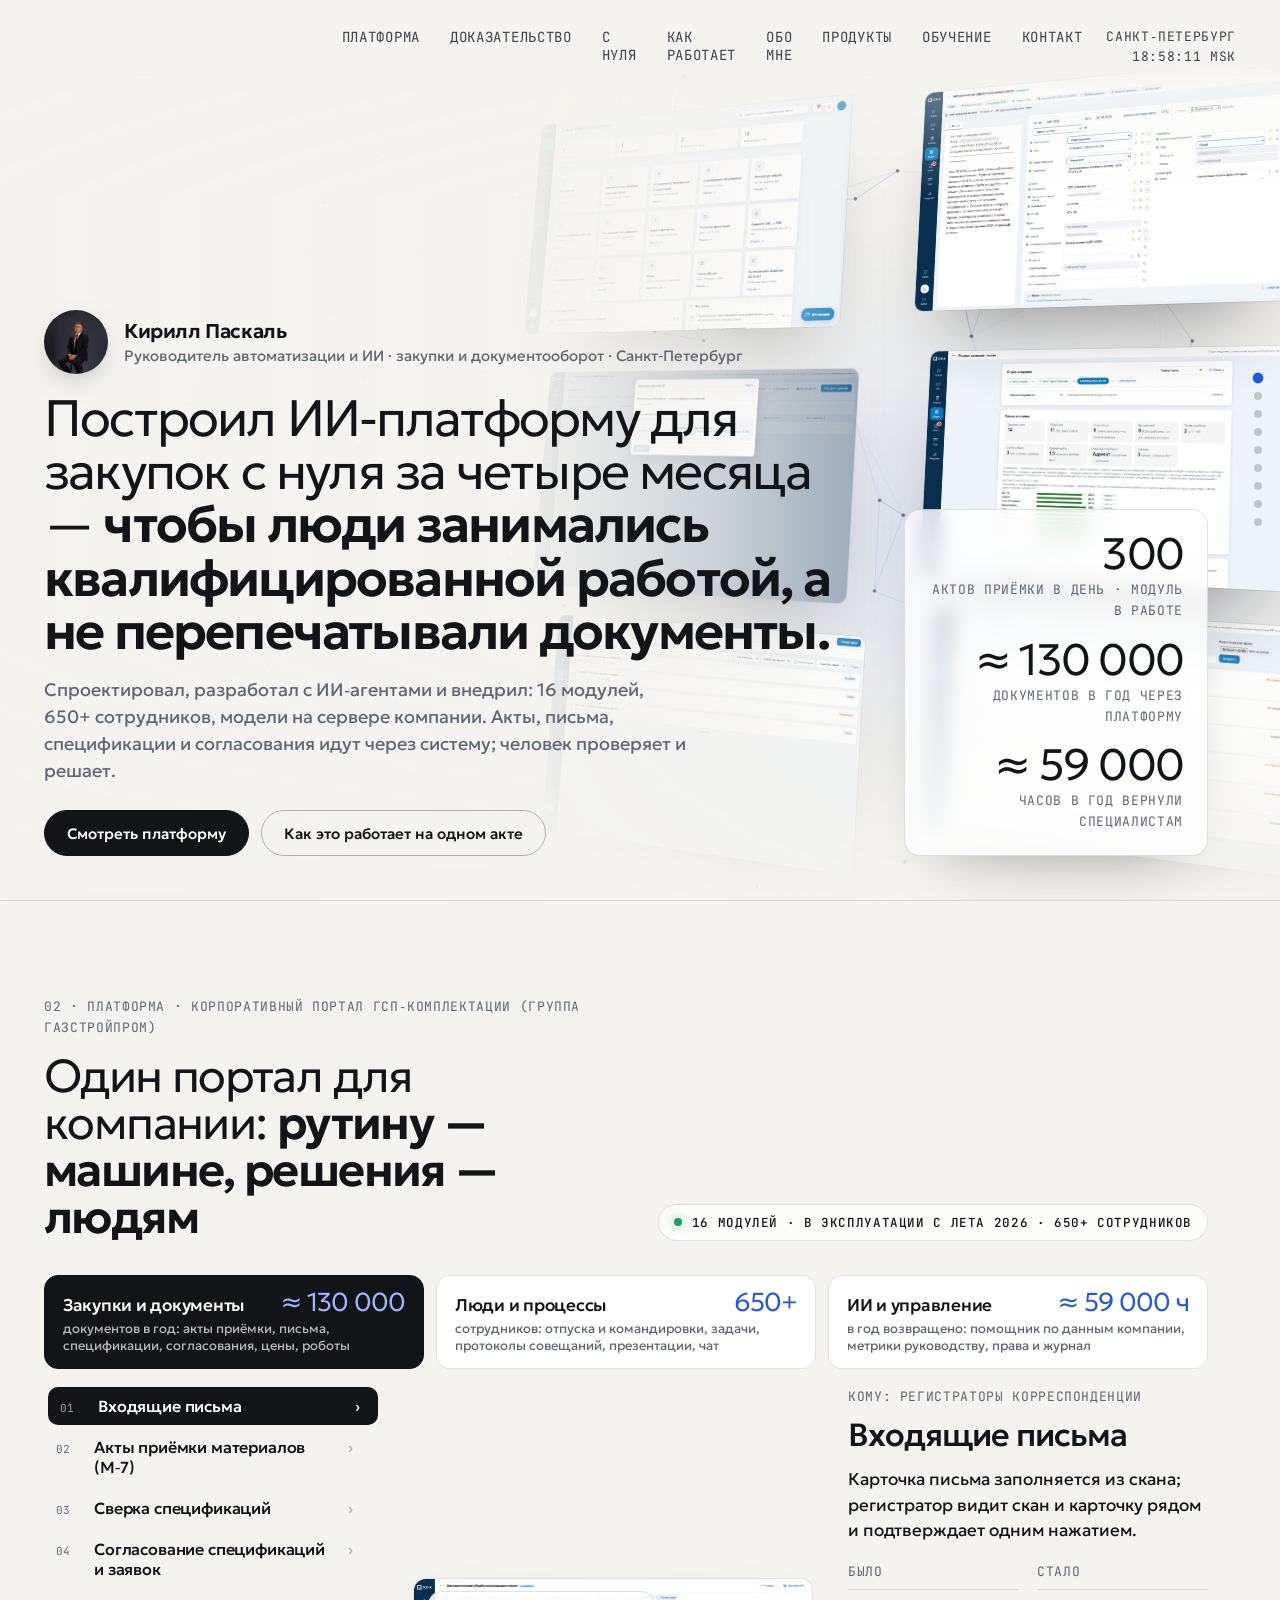
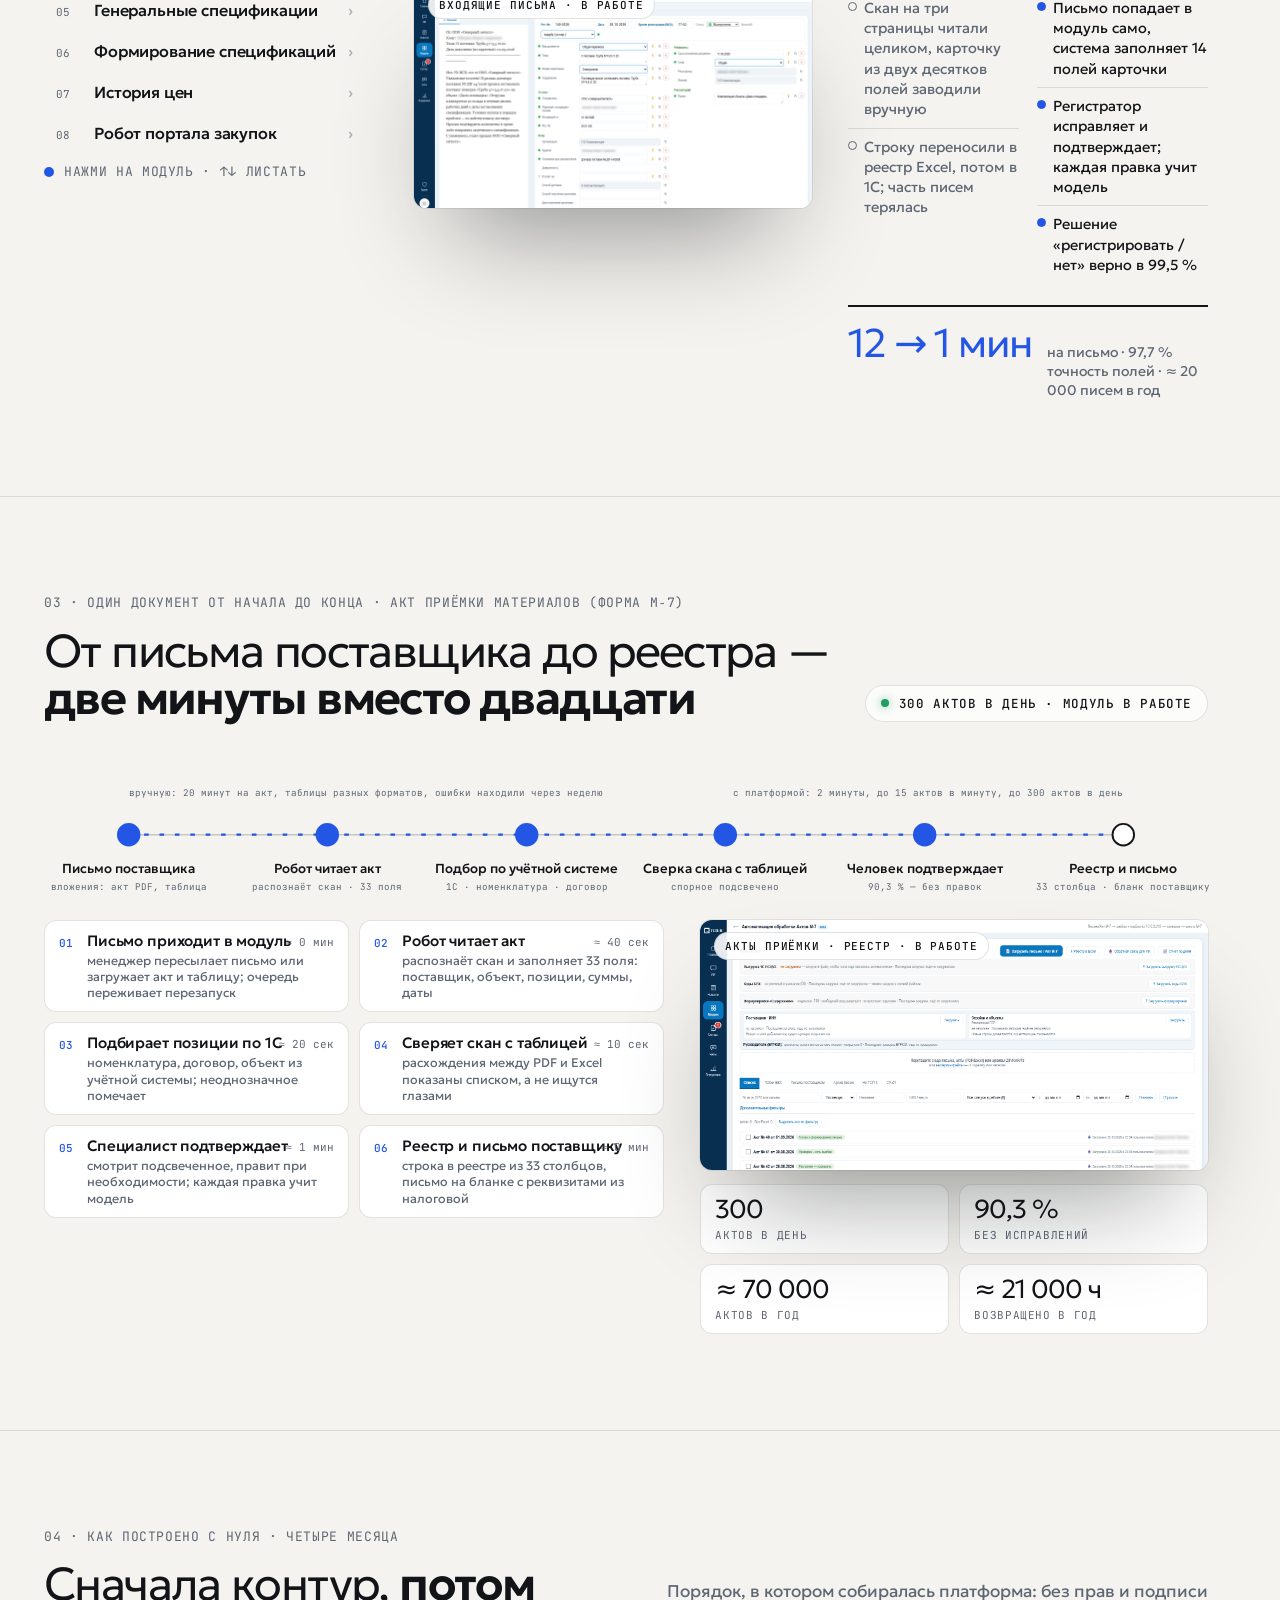
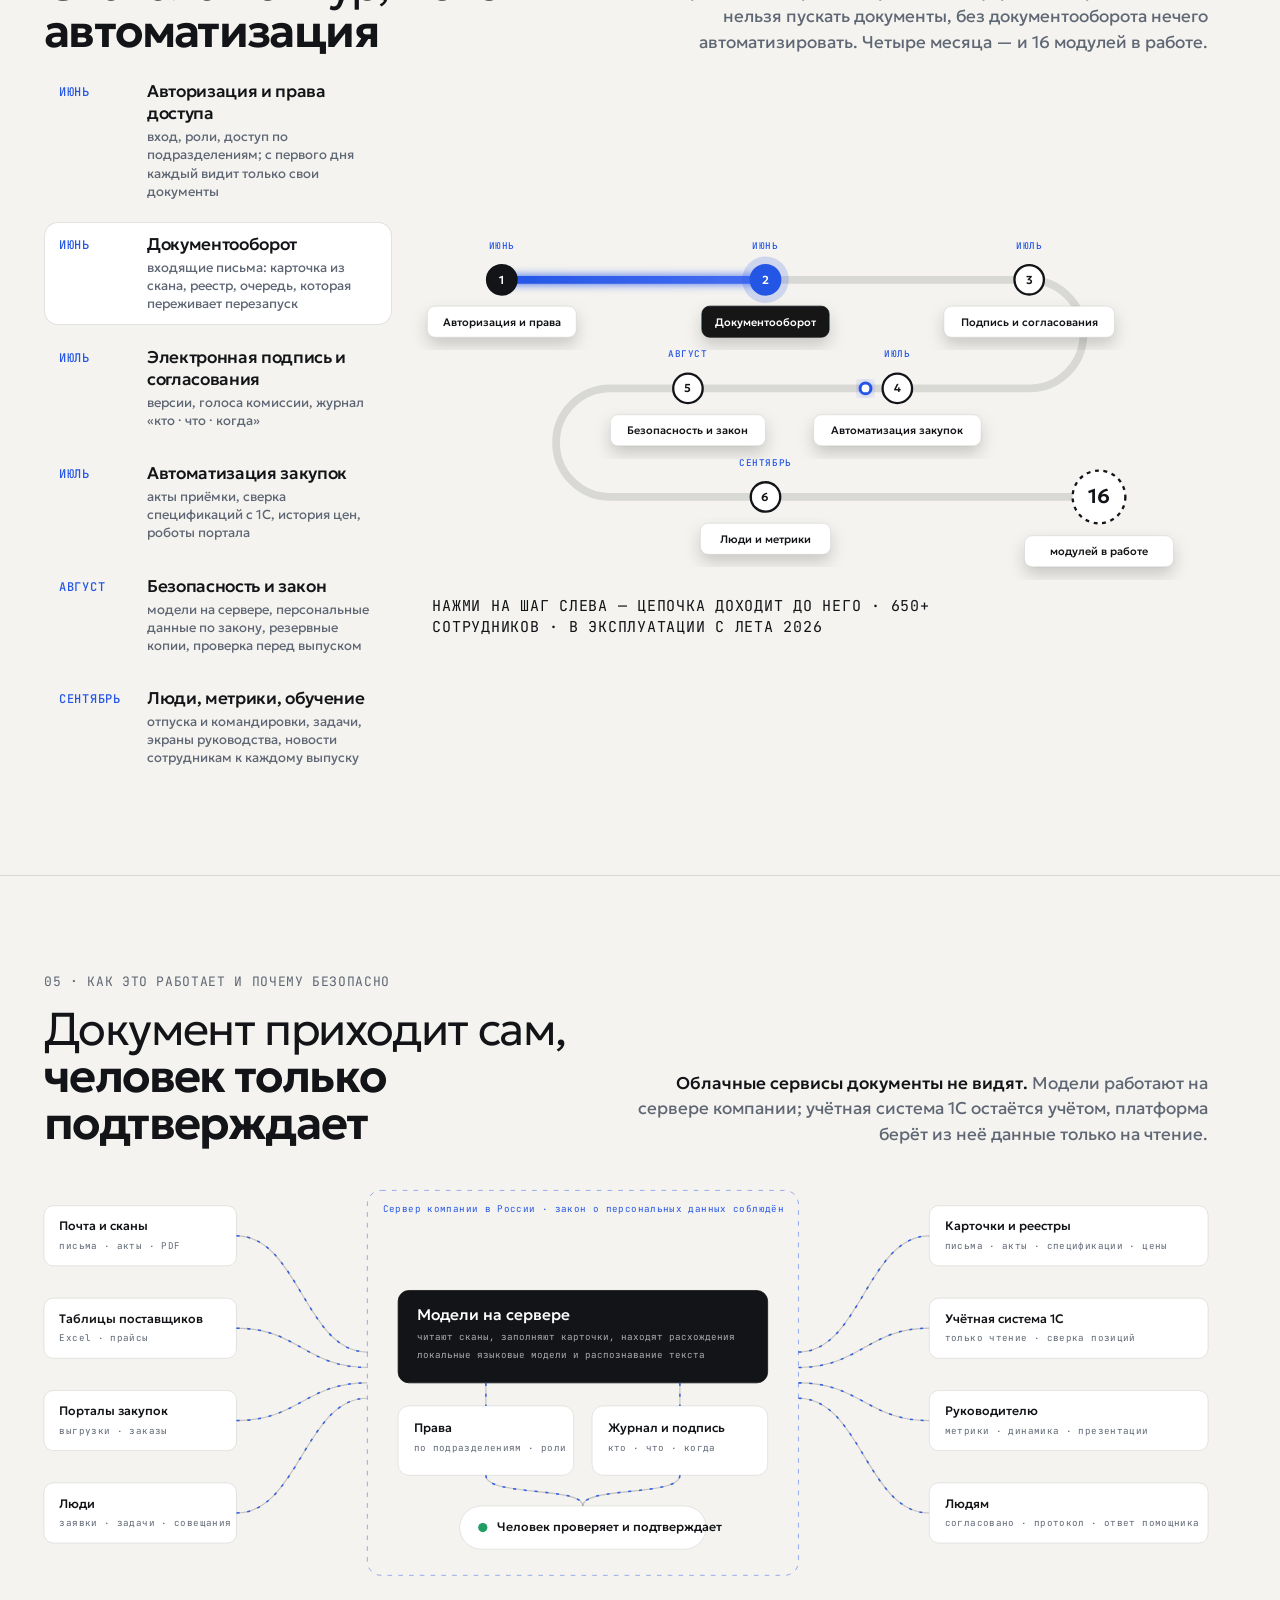
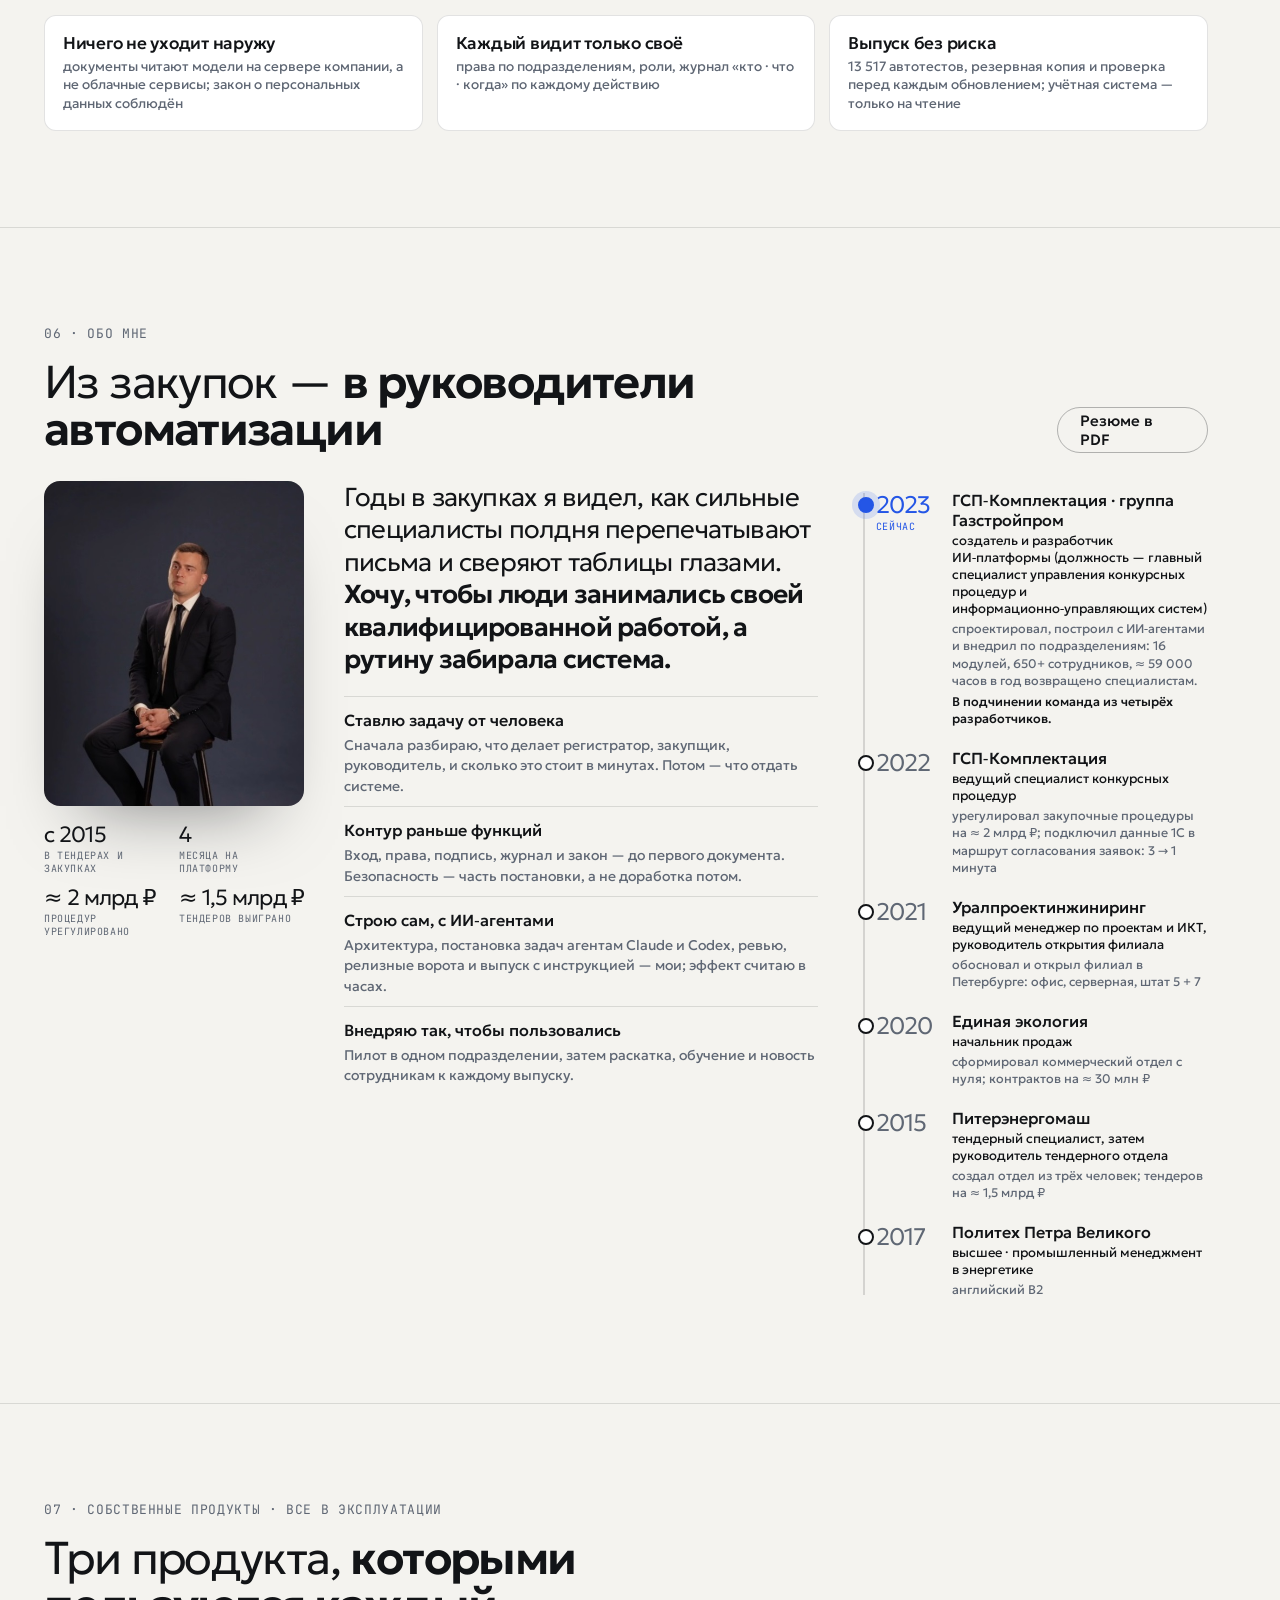
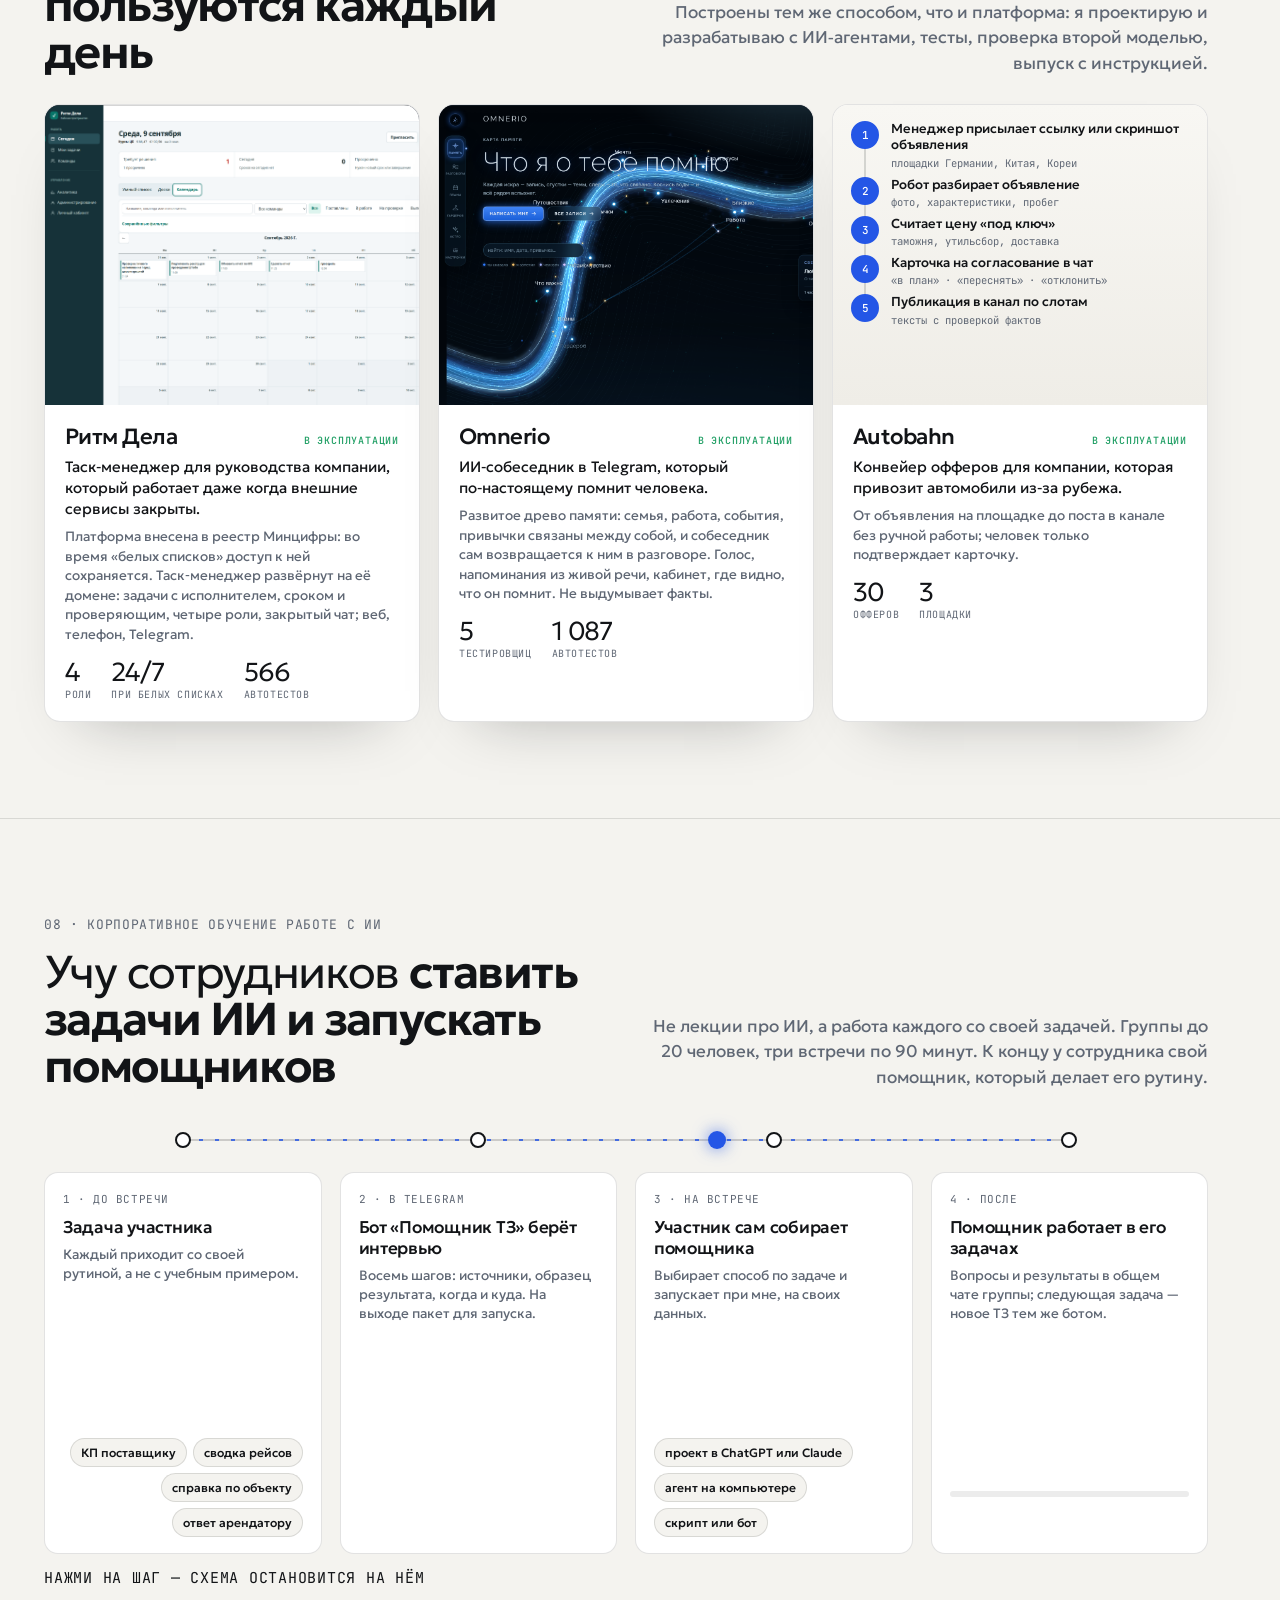
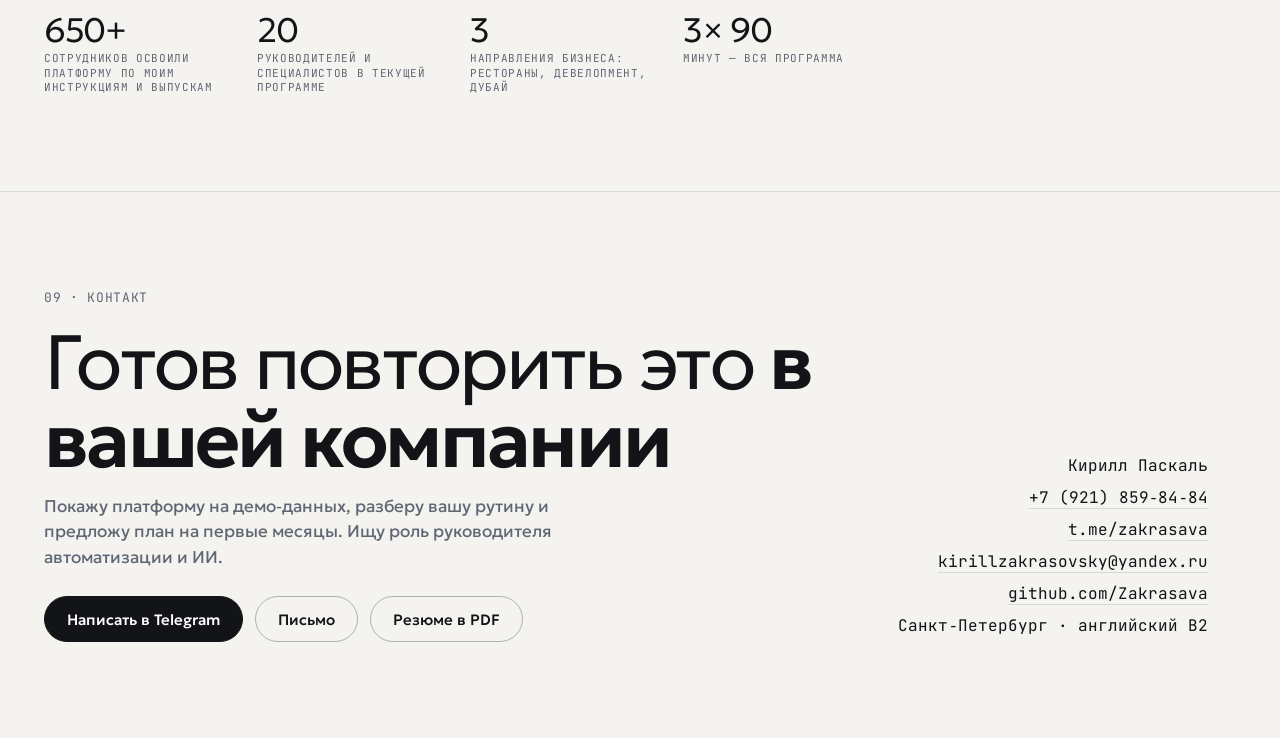
<file: index.html>
<!doctype html>
<html lang="ru" class="no-js">
<head>
<meta charset="utf-8">
<script>document.documentElement.className="js"</script>
<meta name="viewport" content="width=device-width, initial-scale=1">
<meta name="description" content="Люди должны заниматься квалифицированной работой, а не перепечатывать документы. Организовал создание корпоративной ИИ‑платформы закупок с нуля за четыре месяца: 16 модулей, 650+ сотрудников, модели на сервере компании.">
<meta property="og:title" content="Кирилл Паскаль — руководитель автоматизации и ИИ">
<meta property="og:description" content="Люди должны заниматься квалифицированной работой, а не перепечатывать документы. Организовал создание корпоративной ИИ‑платформы закупок с нуля за четыре месяца: 16 модулей, 650+ сотрудников, модели на сервере компании.">
<meta property="og:type" content="website">
<meta property="og:url" content="https://zakrasava.github.io/kirill-portfolio/">
<meta property="og:image" content="https://zakrasava.github.io/kirill-portfolio/uploads/og.png">
<link rel="icon" href="assets/favicon.svg" type="image/svg+xml">
<title>Кирилл Паскаль — руководитель автоматизации и ИИ</title>
<style>
/* v6 · восемь экранов: кто → платформа и модули → доказательство (акты) → как построено → как работает → обо мне → продукты и обучение → контакт */
@font-face{font-family:Geologica;src:url(assets/fonts/geologica-cyr.woff2) format("woff2");font-weight:300 800;unicode-range:U+0400-045F,U+0401,U+0451}
@font-face{font-family:Geologica;src:url(assets/fonts/geologica-lat.woff2) format("woff2");font-weight:300 800;unicode-range:U+0000-00FF,U+2000-206F,U+2190-2199,U+2212,U+2248}
@font-face{font-family:"JB Mono";src:url(assets/fonts/jbmono-cyr.woff2) format("woff2");font-weight:400 600;unicode-range:U+0400-045F,U+0401,U+0451}
@font-face{font-family:"JB Mono";src:url(assets/fonts/jbmono-lat.woff2) format("woff2");font-weight:400 600;unicode-range:U+0000-00FF,U+2000-206F,U+2190-2199,U+2212,U+2248}
:root{--bg:#F4F3EF;--panel:rgba(18,20,23,.035);--ink:#121417;--mute:#5F6774;--glow:#2456E6;--ok:#1E9E63;--line:rgba(18,20,23,.12);--h:Geologica,system-ui,sans-serif;--m:"JB Mono",ui-monospace,monospace}
*{box-sizing:border-box;margin:0;padding:0}
html{scroll-behavior:smooth}
html,body{background:var(--bg);color:var(--ink);font-family:var(--h);overflow-x:clip}
a{color:inherit;text-decoration:none}
button{font:inherit;color:inherit;background:none;border:0;cursor:pointer}
.mono{font:400 13px/1.6 var(--m);letter-spacing:.05em;text-transform:uppercase;color:var(--mute)}
.mono b{color:var(--ink);font-weight:500}
section.s{position:relative;padding:96px 72px 96px 44px;display:grid;grid-template-rows:auto auto;grid-template-columns:minmax(0,1fr);gap:28px;overflow:hidden;border-top:1px solid var(--line)}
.head{display:flex;justify-content:space-between;align-items:flex-end;gap:32px}
h2{font-weight:300;font-size:clamp(32px,3.6vw,54px);letter-spacing:-.035em;line-height:1.02}
h2 b{font-weight:600}
.lead{max-width:34em;font-size:17px;line-height:1.5;color:var(--mute);text-align:right;flex-shrink:0}
.live{display:inline-flex;align-items:center;gap:10px;padding:9px 15px;border-radius:999px;border:1px solid var(--line);font:500 12.5px var(--m);letter-spacing:.05em;text-transform:uppercase;color:var(--ink);background:rgba(255,255,255,.75);white-space:nowrap;flex-shrink:0}
.live::before{content:"";width:8px;height:8px;border-radius:50%;background:var(--ok);box-shadow:0 0 10px rgba(30,158,99,.6)}
.btn{display:inline-flex;align-items:center;gap:8px;height:46px;padding:0 22px;border-radius:999px;border:1px solid rgba(18,20,23,.3);color:var(--ink);font:500 15px var(--h);transition:background .25s,border-color .25s,transform .3s}
.btn:hover{background:rgba(18,20,23,.06);border-color:var(--ink);transform:translateY(-1px)}
.btn.solid{background:var(--ink);color:#fff;border-color:var(--ink)}
:focus-visible{outline:2px solid var(--glow);outline-offset:3px}
.js .r{opacity:0;transform:translateY(16px);transition:opacity .7s cubic-bezier(.2,.8,.2,1),transform .8s cubic-bezier(.2,.8,.2,1)}
.js .in .r{opacity:1;transform:none}
.js .in .r:nth-child(2){transition-delay:.08s}.js .in .r:nth-child(3){transition-delay:.16s}.js .in .r:nth-child(4){transition-delay:.24s}.js .in .r:nth-child(5){transition-delay:.32s}
.tip{position:relative;border-bottom:1px dotted var(--mute);cursor:help}
.tip::after{content:attr(data-tip);position:absolute;left:0;bottom:calc(100% + 8px);width:max-content;max-width:300px;padding:8px 10px;border-radius:8px;background:var(--ink);color:#fff;font:400 12px/1.4 var(--h);letter-spacing:0;text-transform:none;opacity:0;pointer-events:none;transition:opacity .2s;z-index:5}
.tip:hover::after,.tip:focus::after{opacity:1}

/* ── шапка ── */
.top{position:fixed;left:0;right:0;top:0;z-index:30;padding:18px 44px;display:flex;justify-content:space-between;align-items:center;gap:24px;background:linear-gradient(180deg,rgba(244,243,239,.97) 70%,rgba(244,243,239,0))}
.top .who{display:flex;align-items:center;gap:12px;font:500 15px var(--h);letter-spacing:-.01em}
.top .who img{width:34px;height:34px;border-radius:50%;object-fit:cover}
.top .who span{color:var(--mute);font-weight:400}
.top .who{transition:opacity .35s,transform .35s,visibility 0s}.top.home .who{opacity:0;transform:translateY(-6px);pointer-events:none;visibility:hidden;transition:opacity .35s,transform .35s,visibility 0s .35s}
.top nav{display:flex;gap:30px}
.top nav a{font:400 14px var(--m);letter-spacing:.05em;text-transform:uppercase;color:#3C4350;padding:4px 0;border-bottom:1.5px solid transparent;transition:color .2s,border-color .2s}
.top nav a:hover,.top nav a.cur{color:var(--ink);border-color:var(--glow)}
.top .right{font:400 13px/1.5 var(--m);letter-spacing:.05em;text-transform:uppercase;color:#3C4350;text-align:right}
.burger{display:none;width:44px;height:44px;border-radius:12px;border:1px solid var(--line);background:#fff;place-items:center}
.burger i{width:18px;height:2px;background:var(--ink);display:block;box-shadow:0 -6px 0 var(--ink),0 6px 0 var(--ink)}
.menu{position:fixed;inset:0;z-index:40;background:rgba(244,243,239,.98);display:none;flex-direction:column;justify-content:center;padding:40px 24px;gap:6px}
.menu.open{display:flex}
.menu a{font:500 28px/1.3 var(--h);letter-spacing:-.02em;padding:8px 0;border-bottom:1px solid var(--line)}
.menu .x{position:absolute;right:20px;top:20px;width:44px;height:44px;border-radius:12px;border:1px solid var(--line);display:grid;place-items:center;font-size:22px}
.dots{position:fixed;right:18px;top:50%;transform:translateY(-50%);z-index:30;display:grid;gap:10px}
.dots a{width:8px;height:8px;border-radius:50%;background:rgba(18,20,23,.2);display:block;position:relative;transition:background .25s,transform .25s}
.dots a.cur{background:var(--glow);transform:scale(1.35)}
.dots a span{position:absolute;right:18px;top:50%;transform:translateY(-50%);font:400 11px var(--m);letter-spacing:.06em;text-transform:uppercase;color:var(--mute);white-space:nowrap;opacity:0;transition:opacity .2s;pointer-events:none}
.dots a:hover span{opacity:1}

/* ── 1 титул ── */
.scene{position:relative;height:100vh;min-height:760px;overflow:hidden;perspective:1400px;perspective-origin:66% 45%}
canvas#net{position:absolute;inset:0;width:100%;height:100%;display:block}
.light{position:absolute;inset:0;background:radial-gradient(60% 50% at 70% 60%,rgba(36,86,230,.10),transparent 70%),radial-gradient(50% 40% at 15% 100%,rgba(242,194,123,.18),transparent 70%);pointer-events:none}
.wall{position:absolute;left:50%;top:50%;width:1400px;height:760px;transform-style:preserve-3d;transform:translate(-18%,-52%) rotateY(-24deg) rotateX(8deg);will-change:transform}
.card{position:absolute;width:420px;aspect-ratio:1600/1000;border-radius:10px;overflow:hidden;background:#fff;box-shadow:0 50px 90px -40px rgba(18,20,23,.45),0 0 0 1px rgba(18,20,23,.08)}
.card img{width:100%;height:100%;object-fit:cover;object-position:top;display:block}
.vig{position:absolute;inset:0;background:linear-gradient(90deg,rgba(244,243,239,.98) 0%,rgba(244,243,239,.96) 42%,rgba(244,243,239,.6) 56%,rgba(244,243,239,0) 70%),linear-gradient(180deg,rgba(244,243,239,.7),transparent 22%,transparent 70%,rgba(244,243,239,.95));pointer-events:none}
.ui{position:absolute;inset:0;padding:100px 72px 44px 44px;display:grid;grid-template-rows:1fr auto;pointer-events:none}
.ui a,.ui .meter,.ui .tip{pointer-events:auto}
.bottom{display:grid;grid-template-columns:minmax(0,820px) 1fr;align-items:end;gap:40px}
.who-big{display:flex;align-items:center;gap:16px;margin-bottom:18px}
.who-big img{width:64px;height:64px;border-radius:50%;object-fit:cover;box-shadow:0 10px 30px -14px rgba(18,20,23,.5)}
.who-big b{display:block;font-weight:600;font-size:20px;letter-spacing:-.02em}
.who-big span{display:block;font-size:15px;color:var(--mute);margin-top:2px}
h1{font-weight:300;font-size:clamp(34px,4vw,60px);line-height:1.04;letter-spacing:-.035em}
h1 b{font-weight:600}
.sub{margin-top:18px;font-size:18px;line-height:1.5;color:var(--mute);max-width:36em}
.cta{display:flex;gap:12px;margin-top:26px;flex-wrap:wrap}
.meter{justify-self:end;align-self:end;display:grid;gap:16px;text-align:right;padding:22px 24px;border-radius:16px;background:rgba(255,255,255,.8);backdrop-filter:blur(10px);border:1px solid var(--line);box-shadow:0 30px 60px -40px rgba(18,20,23,.4)}
.meter div b{display:block;font:300 44px/1 var(--h);letter-spacing:-.04em;color:var(--ink)}
.meter div span{display:block;margin-top:4px}

/* ── 2 платформа: вкладки групп + обозреватель ── */
.tabs{display:flex;gap:12px;flex-wrap:wrap;margin-top:6px}
.tab{display:grid;grid-template-columns:1fr auto;gap:4px 18px;align-items:baseline;padding:13px 18px;border-radius:14px;border:1px solid var(--line);background:#fff;text-align:left;transition:background .25s,border-color .25s,transform .3s;min-width:300px;flex:1}
.tab:hover{transform:translateY(-2px);border-color:var(--glow)}
.tab.cur{background:var(--ink);color:#fff;border-color:var(--ink)}
.tab b{font-weight:500;font-size:17px;letter-spacing:-.015em}
.tab em{font-style:normal;font:300 26px/1 var(--h);letter-spacing:-.04em;color:var(--glow)}.tab.cur em{color:#9DB4FF}
.tab span{grid-column:1/-1;font-size:13px;color:var(--mute);line-height:1.35}.tab.cur span{color:rgba(255,255,255,.7)}
.mb{display:grid;grid-template-columns:330px minmax(0,1fr);gap:40px;align-items:start;margin-top:18px}
.mlist{list-style:none;display:grid;gap:3px}
.mlist li{display:grid;grid-template-columns:28px 1fr 14px;gap:10px;align-items:baseline;padding:9px 12px;border-radius:10px;cursor:pointer;transition:background .2s,transform .3s}
.mlist li:hover{background:var(--panel)}
.mlist li.cur{background:var(--ink);color:#fff;transform:translateX(4px)}
.mlist li i{font:400 11px var(--m);color:var(--mute)}.mlist li.cur i{color:rgba(255,255,255,.6)}
.mlist li b{font-weight:500;font-size:16px;letter-spacing:-.01em}
.mlist li::after{content:'›';font:400 16px/1 var(--h);color:var(--mute);opacity:.5;transition:transform .25s,opacity .25s}
.mlist li:hover::after,.mlist li.cur::after{opacity:1;transform:translateX(3px)}.mlist li.cur::after{color:#fff}
.mhint{margin-top:10px;display:flex;align-items:center;gap:10px}
.hand{width:10px;height:10px;border-radius:50%;background:var(--glow);animation:ping 1.8s ease-out infinite}
@keyframes ping{0%{box-shadow:0 0 0 0 rgba(36,86,230,.5)}70%{box-shadow:0 0 0 10px rgba(36,86,230,0)}100%{box-shadow:0 0 0 0 rgba(36,86,230,0)}}
.mdet{display:grid;grid-template-columns:minmax(0,1.05fr) minmax(0,.95fr);gap:36px;align-items:center}
.mshot{position:relative;border-radius:12px;overflow:hidden;box-shadow:0 60px 110px -40px rgba(18,20,23,.45),0 0 0 1px rgba(18,20,23,.08);background:#fff}
.mshot img{display:block;width:100%;aspect-ratio:16/9.2;object-fit:cover;object-position:top;transition:opacity .35s}
.mshot img.sw{opacity:0}
.tag{position:absolute;left:14px;top:12px;display:flex;gap:8px;align-items:center;font:500 11px var(--m);letter-spacing:.08em;text-transform:uppercase;color:var(--ink);background:rgba(255,255,255,.9);padding:6px 10px;border-radius:999px;border:1px solid var(--line)}
.mtx h3{font-weight:500;font-size:32px;letter-spacing:-.03em;margin:8px 0 12px}
.mtx p{font-size:17px;line-height:1.5}
.ws{display:grid;grid-template-columns:1fr 1fr;gap:18px;margin-top:18px}
.ws ul{list-style:none;margin-top:6px}
.ws li{position:relative;padding:8px 0 8px 16px;border-top:1px solid var(--line);font-size:14.5px;line-height:1.4;color:var(--mute)}
.ws li::before{content:"";position:absolute;left:0;top:12px;width:7px;height:7px;border-radius:50%;border:1.5px solid var(--mute)}
.ws div:last-child li{color:var(--ink)}.ws div:last-child li::before{background:var(--glow);border-color:var(--glow)}
.mres{margin-top:22px;padding-top:16px;border-top:2px solid var(--ink);display:grid;grid-template-columns:auto 1fr;gap:16px;align-items:baseline}
.mres b{font:300 40px/1 var(--h);letter-spacing:-.04em;color:var(--glow);white-space:nowrap}
.mres span{font-size:14px;line-height:1.35;color:var(--mute)}

/* ── 3 маршрут акта ── */
.m7grid{display:grid;grid-template-columns:minmax(0,1.1fr) minmax(0,.9fr);grid-template-rows:auto 1fr;gap:12px 36px;align-items:start}
.m7grid .shot img{max-height:250px;object-fit:cover;object-position:top}
.m7grid .route{grid-column:1/-1;position:relative}
.route svg{width:100%;max-width:100%;height:auto;overflow:visible;display:block}
.rt{fill:none;stroke:rgba(18,20,23,.2);stroke-width:2}
.rt.go{stroke:var(--glow);stroke-width:3;stroke-dasharray:6 14;animation:flow 1s linear infinite}
@keyframes flow{to{stroke-dashoffset:-20}}
.node{fill:#fff;stroke:var(--ink);stroke-width:2.5;transition:fill .3s,stroke .3s}
.node.lit{fill:var(--glow);stroke:var(--glow)}
.rlab{font:500 17px var(--h);fill:var(--ink)}.rsub{font:400 12px var(--m);fill:var(--mute)}
.m7steps{display:grid;grid-template-columns:1fr 1fr;gap:10px}
.m7s{position:relative;padding:10px 14px 10px 42px;border-radius:12px;background:#fff;border:1px solid var(--line);transition:transform .3s,border-color .3s}
.m7s{cursor:pointer}.m7s:hover{transform:translateY(-3px);border-color:var(--glow)}
.m7s.cur{background:var(--ink);border-color:var(--ink);color:#fff}.m7s.cur span{color:rgba(255,255,255,.7)}.m7s.cur i,.m7s.cur em{color:#9DB4FF}
.m7s i{position:absolute;left:14px;top:15px;font:500 11px var(--m);color:var(--glow);font-style:normal}
.m7s b{display:block;font-weight:500;font-size:15px;letter-spacing:-.01em}
.m7s span{display:block;font-size:12.5px;line-height:1.3;color:var(--mute);margin-top:3px}
.m7s em{position:absolute;right:14px;top:14px;font:400 11px var(--m);font-style:normal;color:var(--mute)}
.shot{position:relative;border-radius:12px;overflow:hidden;box-shadow:0 60px 110px -40px rgba(18,20,23,.45),0 0 0 1px rgba(18,20,23,.08);background:#fff}
.shot img{display:block;width:100%}
.kpis{display:flex;gap:10px;flex-wrap:wrap;margin-top:14px}
.kpi{padding:11px 14px;border-radius:12px;background:#fff;border:1px solid var(--line);flex:1 1 40%}
.kpi b{display:block;font:300 26px/1 var(--h);letter-spacing:-.04em}
.kpi span{display:block;margin-top:6px;font:400 11px var(--m);letter-spacing:.06em;text-transform:uppercase;color:var(--mute)}
.js .m7s{opacity:0;transform:translateY(10px);transition:opacity .5s,transform .6s cubic-bezier(.2,.8,.2,1)}.js .in .m7s{opacity:1;transform:none}
.js .in .m7s:nth-child(2){transition-delay:.1s}.js .in .m7s:nth-child(3){transition-delay:.2s}.js .in .m7s:nth-child(4){transition-delay:.3s}.js .in .m7s:nth-child(5){transition-delay:.4s}.js .in .m7s:nth-child(6){transition-delay:.5s}

/* ── 4 как построено: один экран оживает ── */
.alive-wrap{display:grid;grid-template-columns:minmax(0,.72fr) minmax(0,1.28fr);gap:40px;align-items:center}
.alive-col{max-width:calc((100vh - 390px) * 16 / 9);margin-left:auto;width:100%}
.acts{display:grid;gap:10px}
.act{display:grid;grid-template-columns:72px 1fr;gap:16px;padding:14px 16px;border-radius:14px;border:1px solid transparent;cursor:pointer;transition:background .25s,border-color .25s;text-align:left}
.act:hover,.act.cur{background:#fff;border-color:var(--line)}
.act .m{font:500 12px var(--m);letter-spacing:.06em;text-transform:uppercase;color:var(--glow);padding-top:6px}
.act b{display:block;font-weight:500;font-size:20px;letter-spacing:-.02em}
.act p{font-size:14px;color:var(--mute);line-height:1.4;margin-top:4px}
.alive{position:relative;border-radius:14px;overflow:hidden;background:#fff;border:1px solid var(--line);box-shadow:0 50px 90px -40px rgba(18,20,23,.45);aspect-ratio:16/9}
.alive>img{position:absolute;inset:0;width:100%;height:100%;object-fit:cover;object-position:top;transition:filter 1s cubic-bezier(.2,.8,.2,1),transform 1s cubic-bezier(.2,.8,.2,1)}
.alive.s0>img{filter:blur(10px) grayscale(1) brightness(.85);transform:scale(1.04)}
.lock{position:absolute;inset:0;display:grid;place-items:center;transition:opacity .5s}
.lock>div{background:#fff;border-radius:16px;padding:26px 30px;box-shadow:0 30px 60px -30px rgba(18,20,23,.5);text-align:center;transform:scale(1);transition:transform .45s cubic-bezier(.2,.8,.2,1),opacity .4s}
.lock svg{width:44px;height:44px;stroke:var(--ink);stroke-width:2;fill:none;margin-bottom:10px}
.lock b{display:block;font-weight:600;font-size:18px}.lock span{display:block;font-size:13px;color:var(--mute);margin-top:4px}
.alive:not(.s0) .lock{opacity:0;pointer-events:none}.alive:not(.s0) .lock>div{transform:scale(.6);opacity:0}
.badge{position:absolute;left:14px;top:12px;display:flex;gap:8px;align-items:center;font:500 12px var(--m);letter-spacing:.06em;text-transform:uppercase;background:rgba(255,255,255,.92);border:1px solid var(--line);border-radius:999px;padding:7px 12px}
.badge::before{content:"";width:8px;height:8px;border-radius:50%;background:var(--ok)}
.docs{position:absolute;left:0;right:0;top:0;bottom:0;pointer-events:none}
.doc{position:absolute;left:-180px;top:40%;width:150px;padding:10px 12px;border-radius:10px;background:#fff;border:1px solid var(--line);box-shadow:0 20px 40px -24px rgba(18,20,23,.5);font-size:11.5px;line-height:1.3;transform:translateX(0);opacity:0}
.doc b{display:block;font-weight:600;font-size:12px}.doc i{display:block;width:60%;height:6px;background:#E3E5EA;border-radius:3px;margin-top:6px}
.doc.fly{animation:fly 1.6s cubic-bezier(.2,.8,.2,1) forwards}
@keyframes fly{0%{opacity:0;transform:translateX(0) scale(.9)}20%{opacity:1}100%{opacity:0;transform:translateX(var(--dx,900px)) translateY(var(--dy,120px)) scale(.6)}}
.sign{position:absolute;right:6%;top:18%;width:260px;padding:14px 16px;border-radius:12px;background:#fff;border:1px solid var(--line);box-shadow:0 30px 60px -30px rgba(18,20,23,.5);opacity:0;transform:translateY(10px);transition:opacity .5s,transform .6s cubic-bezier(.2,.8,.2,1)}
.alive.s1 .sign,.alive.s2 .sign{opacity:1;transform:none}
.sign b{display:block;font-weight:600;font-size:13px}.sign small{display:block;font:400 11px var(--m);color:var(--mute);margin-top:2px}
.sign svg{width:100%;height:54px;margin-top:8px}
.sign path{fill:none;stroke:var(--ink);stroke-width:2.2;stroke-linecap:round;stroke-dasharray:420;stroke-dashoffset:420}
.alive.s1 .sign path,.alive.s2 .sign path{animation:ink 1.3s cubic-bezier(.2,.8,.2,1) .4s forwards}
@keyframes ink{to{stroke-dashoffset:0}}
.stamp{position:absolute;right:14px;bottom:12px;padding:6px 10px;border:2px solid var(--ok);color:var(--ok);border-radius:8px;font:600 11px var(--m);letter-spacing:.08em;text-transform:uppercase;transform:rotate(-8deg) scale(1.6);opacity:0;transition:transform .35s cubic-bezier(.2,.8,.2,1) 1.7s,opacity .3s 1.7s}
.alive.s1 .stamp,.alive.s2 .stamp{opacity:1;transform:rotate(-8deg) scale(1)}
.counts{position:absolute;right:14px;bottom:14px;display:grid;gap:8px;text-align:right;background:rgba(255,255,255,.92);border:1px solid var(--line);border-radius:14px;padding:14px 16px;opacity:0;transform:translateY(10px);transition:opacity .5s,transform .6s}
.alive.s2 .counts{opacity:1;transform:none}
.counts b{display:block;font:300 30px/1 var(--h);letter-spacing:-.04em}.counts span{display:block;font:400 10.5px var(--m);letter-spacing:.06em;text-transform:uppercase;color:var(--mute);margin-top:2px}
.alive-foot{display:flex;justify-content:space-between;align-items:center;gap:16px;margin-top:14px}
.alive-cap{font-size:15px;line-height:1.4;color:var(--ink);min-height:1.5em;max-width:40em}


/* ── 4 цепочка ── */
.alive-wrap{grid-template-columns:minmax(0,.62fr) minmax(0,1.38fr)}
.act{padding:10px 14px}.act b{font-size:17px}.act p{font-size:13px}.act .m{padding-top:4px}
.chainbox{position:relative}
.chain{width:100%;height:auto;display:block;overflow:visible}
.track{fill:none;stroke:rgba(18,20,23,.12);stroke-width:10;stroke-linecap:round}
.glow{fill:none;stroke:url(#cg);stroke-width:10;stroke-linecap:round;filter:url(#soft);transition:stroke-dashoffset 1s cubic-bezier(.2,.8,.2,1)}
.tok{fill:#fff;stroke:var(--glow);stroke-width:4;filter:url(#soft)}
.cn .c{fill:#fff;stroke:var(--ink);stroke-width:3;transition:fill .35s,stroke .35s}
.cn .halo{fill:var(--glow);opacity:0;transition:opacity .4s}
.cn .n{font:600 15px var(--h);fill:var(--ink);transition:fill .35s}
.cn .cm{font:500 12px var(--m);fill:var(--glow);letter-spacing:.06em;text-transform:uppercase}
.cn .lab{fill:#fff;stroke:var(--line);filter:url(#shadow);transition:fill .35s,stroke .35s}
.cn .lt{font:500 14px var(--h);fill:var(--ink);transition:fill .35s}
.cn.done .c{fill:var(--ink)}.cn.done .n{fill:#fff}
.cn.cur .c{fill:var(--glow);stroke:var(--glow)}.cn.cur .n{fill:#fff}.cn.cur .halo{opacity:.18;animation:halo 1.8s ease-out infinite}
.cn.cur .lab{fill:var(--ink);stroke:var(--ink)}.cn.cur .lt{fill:#fff}
.cn.fin .c{stroke-dasharray:5 6}.cn.fin .n{font-size:26px}
.cn.fin.cur .c{stroke-dasharray:none}
@keyframes halo{0%{transform:scale(.7);opacity:.3}100%{transform:scale(1.4);opacity:0}}
.cn .halo{transform-box:fill-box;transform-origin:center}
.js .cn{opacity:0;transition:opacity .5s}.js .in .cn{opacity:1}
.js .in .cn:nth-child(2){transition-delay:.15s}.js .in .cn:nth-child(3){transition-delay:.3s}.js .in .cn:nth-child(4){transition-delay:.45s}.js .in .cn:nth-child(5){transition-delay:.6s}.js .in .cn:nth-child(6){transition-delay:.75s}.js .in .cn:nth-child(7){transition-delay:.9s}

/* ── 5 как работает ── */
svg.sch{width:100%;max-width:100%;max-height:calc(100vh - 420px);height:auto;display:block;overflow:visible;margin:0 auto}
.box{fill:#fff;stroke:var(--line);stroke-width:1}.box.core{fill:#121417;stroke:#121417}
.t{font:500 16px var(--h);fill:var(--ink)}.t.s{font:400 12px var(--m);fill:var(--mute);letter-spacing:.04em}.t.w{fill:#fff}.t.ws{fill:rgba(255,255,255,.65);font:400 12px var(--m)}
.ln{fill:none;stroke:rgba(18,20,23,.22);stroke-width:1.5}
.ln.go{stroke:var(--glow);stroke-opacity:.9;stroke-width:2;stroke-dasharray:4 10;animation:flow 1.2s linear infinite}
.dot.ok{fill:var(--ok)}.pill{fill:#fff;stroke:var(--line)}
.safe{display:grid;grid-template-columns:repeat(3,minmax(0,1fr));gap:14px;margin-top:8px}
.safe div{padding:16px 18px;border-radius:12px;background:#fff;border:1px solid var(--line)}
.safe b{display:block;font-weight:500;font-size:17px;letter-spacing:-.015em}.safe span{display:block;font-size:13.5px;color:var(--mute);line-height:1.4;margin-top:4px}
.how-m{display:none}

/* ── 6 обо мне ── */
.about2{display:grid;grid-template-columns:260px minmax(0,1.15fr) minmax(0,.85fr);gap:40px;align-items:start}
.photo{width:100%;aspect-ratio:4/5;object-fit:cover;border-radius:16px;box-shadow:0 40px 70px -40px rgba(18,20,23,.5)}
.a-facts{display:grid;grid-template-columns:1fr 1fr;gap:12px 10px;margin-top:14px}
.a-facts b{display:block;font:300 22px/1 var(--h);letter-spacing:-.04em;white-space:nowrap}.a-facts span{display:block;margin-top:3px;font:400 10px var(--m);letter-spacing:.06em;text-transform:uppercase;color:var(--mute)}
.big{font-weight:300;font-size:26px;line-height:1.25;letter-spacing:-.03em}
.big b{font-weight:600}
.princ{list-style:none;display:grid;gap:10px;margin-top:20px}
.princ li{padding:12px 0 0;border-top:1px solid var(--line);font-size:14px;line-height:1.45;color:var(--mute)}
.princ li b{display:block;font-weight:500;font-size:16px;color:var(--ink);margin-bottom:3px}
.path{list-style:none;position:relative;display:grid;gap:2px;padding-left:18px}
.path::before{content:"";position:absolute;left:5px;top:12px;bottom:12px;width:2px;background:rgba(18,20,23,.14)}
.path li{position:relative;display:grid;grid-template-columns:64px 1fr;gap:12px;padding:9px 0}
.path li::before{content:"";position:absolute;left:-18px;top:16px;width:12px;height:12px;border-radius:50%;background:#fff;border:2px solid var(--ink)}
.path li.now::before{background:var(--glow);border-color:var(--glow);box-shadow:0 0 0 6px rgba(36,86,230,.15)}
.path .y{font:300 24px/1 var(--h);letter-spacing:-.04em;color:var(--mute)}.path .y small{display:block;font:400 10px var(--m);letter-spacing:.06em;text-transform:uppercase;margin-top:3px}.path li.now .y{color:var(--glow)}
.path b{display:block;font-weight:500;font-size:16px}.path em{display:block;font-style:normal;font-size:13px;color:var(--ink);margin-top:2px}.path span{display:block;font-size:12.5px;color:var(--mute);line-height:1.4;margin-top:3px}
.js .path li{opacity:0;transform:translateY(10px);transition:opacity .5s,transform .6s cubic-bezier(.2,.8,.2,1)}.js .in .path li{opacity:1;transform:none}
.js .in .path li:nth-child(2){transition-delay:.12s}.js .in .path li:nth-child(3){transition-delay:.24s}.js .in .path li:nth-child(4){transition-delay:.36s}.js .in .path li:nth-child(5){transition-delay:.48s}.js .in .path li:nth-child(6){transition-delay:.6s}

/* ── 7 продукты и обучение ── */
.seg{display:inline-flex;gap:4px;padding:4px;border-radius:12px;background:#fff;border:1px solid var(--line)}
.seg button{padding:10px 18px;border-radius:9px;font:500 15px var(--h);color:var(--mute);transition:background .2s,color .2s}
.seg button.cur{background:var(--ink);color:#fff}
.pane{display:none}.pane.cur{display:block}
.prods{display:grid;grid-template-columns:repeat(3,minmax(0,1fr));gap:18px}
.prod{position:relative;border-radius:16px;background:#fff;border:1px solid var(--line);overflow:hidden;box-shadow:0 30px 60px -40px rgba(18,20,23,.35);display:grid;grid-template-rows:auto 1fr;transition:transform .5s cubic-bezier(.2,.8,.2,1),box-shadow .5s}
.prod:hover{transform:translateY(-6px);box-shadow:0 50px 80px -40px rgba(18,20,23,.45)}
.prod .pic{height:300px;overflow:hidden;background:#0B1220}
.prod .pic img{width:100%;height:100%;object-fit:cover;object-position:top left;display:block}
.prod .pic.achain{background:linear-gradient(180deg,#F8F7F3,#EFEDE7);padding:16px 18px}
.ach{list-style:none;position:relative;display:grid;gap:7px}
.ach::before{content:"";position:absolute;left:13px;top:14px;bottom:14px;width:2px;background:rgba(18,20,23,.15)}
.ach li{display:grid;grid-template-columns:28px 1fr;gap:12px;align-items:start}
.ach li i{width:28px;height:28px;border-radius:50%;background:#fff;border:2px solid var(--ink);display:grid;place-items:center;font:500 11px var(--m);font-style:normal;position:relative;z-index:1;transition:background .3s,color .3s,border-color .3s}
.ach li b{display:block;font-weight:500;font-size:13px;line-height:1.25}.ach li span{display:block;font:400 10.5px var(--m);color:var(--mute);margin-top:2px}
.ach li.lit i{background:var(--glow);border-color:var(--glow);color:#fff}
.prod .tx{padding:18px 20px 20px}
.prod h3{font-weight:500;font-size:22px;letter-spacing:-.025em;display:flex;justify-content:space-between;align-items:baseline}
.prod h3 span{font:500 10px var(--m);letter-spacing:.08em;text-transform:uppercase;color:var(--ok)}
.prod .one{margin-top:6px;font-size:15px;line-height:1.4;color:var(--ink)}
.prod p{margin-top:8px;font-size:13.5px;line-height:1.45;color:var(--mute)}
.prod .nums{display:flex;gap:20px;margin-top:14px}
.prod .nums b{display:block;font:300 26px/1 var(--h);letter-spacing:-.04em}.prod .nums span{display:block;margin-top:3px;font:400 10px var(--m);letter-spacing:.06em;text-transform:uppercase;color:var(--mute)}
.train{display:grid;grid-template-columns:minmax(0,.9fr) minmax(0,1.1fr);gap:48px;align-items:center}
.feat{list-style:none;border-top:1px solid var(--line);margin-top:18px}
.feat li{display:grid;grid-template-columns:130px 1fr;gap:16px;padding:12px 0;border-bottom:1px solid var(--line);font-size:15px;line-height:1.4}
.feat li b{font-weight:500}.feat li span{color:var(--mute)}
.mini{display:flex;gap:26px;flex-wrap:wrap;margin-top:18px}
.mini div b{display:block;font:300 34px/1 var(--h);letter-spacing:-.04em}.mini div span{display:block;margin-top:4px;font:400 11px var(--m);letter-spacing:.06em;text-transform:uppercase;color:var(--mute)}
.mini div span{max-width:17em;line-height:1.35}
/* метод обучения: рельс с бегущей точкой + четыре станции */
.meth{position:relative}
.rail{display:block;width:100%;height:44px;overflow:visible;transition:opacity .3s}.rail.wait{opacity:0}
.rl{fill:none;stroke:rgba(18,20,23,.18);stroke-width:2}
.rl.go{stroke:var(--glow);stroke-opacity:.8;stroke-dasharray:4 12;animation:flow 1.4s linear infinite}
.rn{fill:#fff;stroke:var(--ink);stroke-width:2;animation:rnlit 8s linear infinite}
.rn:nth-of-type(2){animation-delay:2s}.rn:nth-of-type(3){animation-delay:4s}.rn:nth-of-type(4){animation-delay:6s}
@keyframes rnlit{0%,24%{fill:var(--glow);stroke:var(--glow);r:9}25%,100%{fill:#fff;stroke:var(--ink);r:7}}
.rtok{fill:var(--glow);filter:drop-shadow(0 0 8px rgba(36,86,230,.7))}
.mst{list-style:none;display:grid;grid-template-columns:repeat(4,minmax(0,1fr));gap:18px;margin-top:10px}
.st{position:relative;display:flex;flex-direction:column;gap:8px;padding:18px 18px 16px;border-radius:14px;background:#fff;border:1px solid var(--line);cursor:pointer;animation:stlit 8s linear infinite;transition:border-color .3s,box-shadow .3s,transform .3s}
.st:nth-child(2){animation-delay:2s}.st:nth-child(3){animation-delay:4s}.st:nth-child(4){animation-delay:6s}
@keyframes stlit{0%,23%{border-color:var(--glow);box-shadow:0 26px 50px -30px rgba(36,86,230,.55);transform:translateY(-4px)}25%,100%{border-color:var(--line);box-shadow:none;transform:none}}
.meth.hold .st,.meth.hold .st *,.meth.hold .rn{animation:none!important}
.meth.hold .st{border-color:var(--line);box-shadow:none;transform:none}
.meth.hold .st.cur{border-color:var(--glow);box-shadow:0 26px 50px -30px rgba(36,86,230,.55);transform:translateY(-4px)}
.meth.hold .rn{fill:#fff;stroke:var(--ink);r:7}.meth.hold .rn.cur{fill:var(--glow);stroke:var(--glow);r:9}.meth.hold .rtok{opacity:0}
.meth.hold .tg .bub,.meth.hold .done span{opacity:1;transform:none}.meth.hold .done .bar i{width:100%}.meth.hold .chips i:first-child{background:var(--ink);color:#fff;border-color:var(--ink)}.meth.hold .tracks i.pick{background:var(--glow);color:#fff;border-color:var(--glow)}
.meth.reset .st,.meth.reset .st *,.meth.reset .rn{animation:none!important}
.st .mono{font-size:11px}.st b{font-weight:500;font-size:17px;letter-spacing:-.015em;line-height:1.25}.st p{font-size:13.5px;line-height:1.4;color:var(--mute)}
.demo{margin-top:auto;padding-top:12px;min-height:118px;display:flex;flex-direction:column;justify-content:flex-end;gap:6px}
.chips{flex-direction:row;flex-wrap:wrap;align-content:flex-end}
.chips i,.tracks i{font-style:normal;font:500 12px var(--h);padding:6px 10px;border-radius:999px;border:1px solid var(--line);color:var(--ink);background:var(--bg)}
.chips i:first-child{animation:chip 8s linear infinite}
@keyframes chip{6%,24%{background:var(--ink);color:#fff;border-color:var(--ink)}0%,3%,27%,100%{background:var(--bg);color:var(--ink);border-color:var(--line)}}
.tg .bub{font-size:12.5px;line-height:1.35;padding:7px 10px;border-radius:12px 12px 12px 4px;background:var(--bg);border:1px solid var(--line);max-width:92%;animation:bub 8s linear infinite;opacity:0;transform:translateY(8px)}
.tg .bub em{display:block;font:500 10px var(--m);letter-spacing:.06em;text-transform:uppercase;color:var(--glow);font-style:normal;margin-bottom:2px}
.tg .bub.me{align-self:flex-end;border-radius:12px 12px 4px 12px;background:var(--ink);color:#fff;border-color:var(--ink);animation-name:bub2}
.tg .bub.ok{border-color:rgba(30,158,99,.5);color:var(--ok);font-weight:500;animation-name:bub3}
@keyframes bub{0%,27%{opacity:0;transform:translateY(8px)}32%,100%{opacity:1;transform:none}}
@keyframes bub2{0%,35%{opacity:0;transform:translateY(8px)}40%,100%{opacity:1;transform:none}}
@keyframes bub3{0%,43%{opacity:0;transform:translateY(8px)}48%,100%{opacity:1;transform:none}}
.tracks{flex-direction:column;align-items:flex-start}
.tracks i.pick{animation:pick 8s linear infinite}
@keyframes pick{0%,56%{background:var(--bg);color:var(--ink);border-color:var(--line)}61%,100%{background:var(--glow);color:#fff;border-color:var(--glow)}}
.done .bar{height:6px;border-radius:3px;background:rgba(18,20,23,.08);overflow:hidden}.done .bar i{display:block;height:100%;width:0;background:var(--ok);animation:fill 8s linear infinite}
@keyframes fill{0%,76%{width:0}96%,100%{width:100%}}
.done span{display:flex;gap:8px;align-items:flex-start;font-size:12.5px;line-height:1.35;color:var(--mute);opacity:0;animation:bub4 8s linear infinite}.done span b{color:var(--ok);font-weight:600}
@keyframes bub4{0%,92%{opacity:0}97%,100%{opacity:1}}

/* ── 8 контакт ── */
.contact{display:grid;grid-template-columns:1fr auto;gap:40px;align-items:end}
.contact h2{font-size:clamp(44px,6vw,92px)}
.lines{font:400 16px/2 var(--m);text-align:right}
.lines a{border-bottom:1px solid var(--line)}
.foot{display:flex;justify-content:space-between;padding-top:24px;border-top:1px solid var(--line);gap:20px}

@media (max-width:1000px){
  section.s{padding:56px 18px 56px}
  .head{flex-direction:column;align-items:flex-start;gap:14px}.lead{text-align:left}
  h1{font-size:clamp(30px,8.4vw,44px)}h2{font-size:clamp(26px,7vw,40px)}
  .top{padding:12px 16px}.top nav,.top .right{display:none}.burger{display:grid}.dots{display:none}.top .who{font-size:14px}.top .who span{display:none}
  .scene{min-height:0;height:auto}.wall{opacity:.3;transform:translate(-10%,-30%) scale(.55) rotateY(-24deg) rotateX(8deg)}
  .ui{position:relative;padding:70px 18px 0;display:block}.bottom{grid-template-columns:1fr;gap:22px}.meter{justify-self:stretch;text-align:left}.meter div b{font-size:36px}
  .tab{min-width:0;width:100%;flex:1 1 100%}.tab em{font-size:22px}.live{white-space:normal;line-height:1.3}.alive-col{max-width:none}.mb,.mdet,.m7grid,.alive-wrap,.about2,.train,.contact{grid-template-columns:1fr}.prods{grid-template-columns:1fr}.m7steps{grid-template-columns:1fr}
  .safe{grid-template-columns:1fr}.mst{grid-template-columns:1fr}.rail{display:none}.demo{min-height:0}
  svg.sch{display:none}.how-m{display:grid;gap:10px}
  .how-m div{padding:12px 14px;border-radius:10px;background:#fff;border:1px solid var(--line)}.how-m b{display:block;font-weight:500}.how-m span{font-size:13px;color:var(--mute)}
  .how-m .core{background:var(--ink);color:#fff;border-color:var(--ink)}.how-m .core span{color:rgba(255,255,255,.7)}
  .photo{max-width:240px}.big{font-size:22px}.lines{text-align:left}.foot{flex-direction:column;gap:6px}
  .alive-foot{flex-direction:column;align-items:flex-start}
}
@media (prefers-reduced-motion:reduce){*,*::before,*::after{animation:none!important;transition:none!important}.js .r,.js .m7s,.js .path li,.tg .bub,.done span{opacity:1;transform:none}.done .bar i{width:100%}.rtok{display:none}html{scroll-behavior:auto}.alive.s0>img{filter:none}}
</style>
</head>
<body>
<header class="top">
  <a class="who" href="#start"><img src="uploads/photo.jpg" alt=""><b>Кирилл Паскаль</b><span>· руководитель автоматизации и ИИ</span></a>
  <nav><a href="#platform">Платформа</a><a href="#m7">Доказательство</a><a href="#built">С нуля</a><a href="#how">Как работает</a><a href="#about">Обо мне</a><a href="#more">Продукты</a><a href="#training">Обучение</a><a href="#contact">Контакт</a></nav>
  <div class="right">Санкт‑Петербург<br><span id="clock"></span></div>
  <button class="burger" id="burger" aria-label="Меню"><i></i></button>
</header>
<div class="menu" id="menu"><button class="x" id="menux" aria-label="Закрыть">×</button><a href="#platform">Платформа</a><a href="#m7">Доказательство</a><a href="#built">Как построено</a><a href="#how">Как работает</a><a href="#about">Обо мне</a><a href="#more">Продукты</a><a href="#training">Обучение</a><a href="#contact">Контакт</a></div>
<nav class="dots" aria-label="Экраны"></nav>

<!-- 1 -->
<section class="scene" id="start" data-in data-name="Начало">
  <canvas id="net"></canvas>
  <div class="light"></div>
  <div class="wall" id="wall">
    <div class="card" style="transform:translate3d(0,0,0)"><img src="uploads/home.png" alt=""></div>
    <div class="card" style="transform:translate3d(460px,-40px,-120px)"><img src="uploads/letters.png" alt=""></div>
    <div class="card" style="transform:translate3d(920px,-80px,-240px)"><img src="uploads/m7.png" alt=""></div>
    <div class="card" style="transform:translate3d(0,300px,-60px)"><img src="uploads/sverka.png" alt=""></div>
    <div class="card" style="transform:translate3d(460px,260px,-180px)"><img src="uploads/udo_metrics.png" alt=""></div>
    <div class="card" style="transform:translate3d(920px,220px,-300px)"><img src="uploads/prices.png" alt=""></div>
    <div class="card" style="transform:translate3d(0,600px,-120px)"><img src="uploads/tasks.png" alt=""></div>
    <div class="card" style="transform:translate3d(460px,560px,-240px)"><img src="uploads/spec_approval.png" alt=""></div>
    <div class="card" style="transform:translate3d(920px,520px,-360px)"><img src="uploads/absences.png" alt=""></div>
    <div class="card" style="transform:translate3d(1380px,-120px,-360px)"><img src="uploads/protocols.png" alt=""></div>
    <div class="card" style="transform:translate3d(1380px,180px,-420px)"><img src="uploads/chat.png" alt=""></div>
    <div class="card" style="transform:translate3d(1380px,480px,-480px)"><img src="uploads/admin.png" alt=""></div>
  </div>
  <div class="vig"></div>
  <div class="ui">
    <div></div>
    <div class="bottom">
      <div>
        <div class="who-big r"><img src="uploads/photo.jpg" alt="Кирилл Паскаль"><div><b>Кирилл Паскаль</b><span>Руководитель автоматизации и ИИ · закупки и документооборот · Санкт‑Петербург</span></div></div>
        <h1 class="r">Построил ИИ‑платформу для закупок с нуля за четыре месяца — <b>чтобы люди занимались квалифицированной работой, а не перепечатывали документы.</b></h1>
        <p class="sub r">Спроектировал, разработал с ИИ‑агентами и внедрил: 16 модулей, 650+ сотрудников, модели на сервере компании. Акты, письма, спецификации и согласования идут через систему; человек проверяет и решает.</p>
        <div class="cta r"><a class="btn solid" href="#platform">Смотреть платформу</a><a class="btn" href="#m7">Как это работает на одном акте</a></div>
      </div>
      <div class="meter mono r">
        <div><b>300</b><span>актов приёмки в день · модуль в работе</span></div>
        <div><b>≈ 130 000</b><span>документов в год через платформу</span></div>
        <div><b>≈ 59 000</b><span>часов в год вернули специалистам</span></div>
      </div>
    </div>
  </div>
</section>

<!-- 2 -->
<section class="s" id="platform" data-in data-name="Платформа">
  <div class="head">
    <div><div class="mono r" style="margin-bottom:14px">02 · Платформа · корпоративный портал ГСП‑Комплектации (группа Газстройпром)</div>
      <h2 class="r">Один портал для компании: <b>рутину — машине, решения — людям</b></h2></div>
    <span class="live r">16 модулей · в эксплуатации с лета 2026 · 650+ сотрудников</span>
  </div>
  <div>
    <div class="tabs r" id="tabs">
      <button class="tab cur" data-g="0"><b>Закупки и документы</b><em>≈ 130 000</em><span>документов в год: акты приёмки, письма, спецификации, согласования, цены, роботы</span></button>
      <button class="tab" data-g="1"><b>Люди и процессы</b><em>650+</em><span>сотрудников: отпуска и командировки, задачи, протоколы совещаний, презентации, чат</span></button>
      <button class="tab" data-g="2"><b>ИИ и управление</b><em>≈ 59 000 ч</em><span>в год возвращено: помощник по данным компании, метрики руководству, права и журнал</span></button>
    </div>
    <div class="mb">
      <div class="r"><ol class="mlist" id="mlist"></ol><div class="mhint mono"><span class="hand"></span>нажми на модуль · ↑↓ листать</div></div>
      <div class="mdet r">
        <div class="mshot"><span class="tag" id="mtag"></span><img id="mimg" src="" alt="Экран модуля" loading="lazy"></div>
        <div class="mtx"><div class="mono" id="mwho"></div><h3 id="mtitle"></h3><p id="mwhat"></p>
          <div class="ws"><div><div class="mono">было</div><ul id="mwas"></ul></div><div><div class="mono">стало</div><ul id="mnow"></ul></div></div>
          <div class="mres"><b id="mres"></b><span id="mnote"></span></div></div>
      </div>
    </div>
  </div>
</section>

<!-- 3 -->
<section class="s" id="m7" data-in data-name="Доказательство">
  <div class="head">
    <div><div class="mono r" style="margin-bottom:14px">03 · Один документ от начала до конца · акт приёмки материалов (форма М‑7)</div>
      <h2 class="r">От письма поставщика до реестра — <b>две минуты вместо двадцати</b></h2></div>
    <span class="live r">300 актов в день · модуль в работе</span>
  </div>
  <div class="m7grid">
    <div class="route r">
      <svg viewBox="0 0 1512 205" aria-label="Маршрут акта">
        <path class="rt" d="M110 110 H1402"/><path class="rt go" d="M110 110 H1402"/>
        <g id="rnodes">
          <circle class="node lit" cx="110" cy="110" r="14"/><text class="rlab" x="110" y="160" text-anchor="middle">Письмо поставщика</text><text class="rsub" x="110" y="182" text-anchor="middle">вложения: акт PDF, таблица</text>
          <circle class="node" cx="368" cy="110" r="14"/><text class="rlab" x="368" y="160" text-anchor="middle">Робот читает акт</text><text class="rsub" x="368" y="182" text-anchor="middle">распознаёт скан · 33 поля</text>
          <circle class="node" cx="627" cy="110" r="14"/><text class="rlab" x="627" y="160" text-anchor="middle">Подбор по учётной системе</text><text class="rsub" x="627" y="182" text-anchor="middle">1С · номенклатура · договор</text>
          <circle class="node" cx="885" cy="110" r="14"/><text class="rlab" x="885" y="160" text-anchor="middle">Сверка скана с таблицей</text><text class="rsub" x="885" y="182" text-anchor="middle">спорное подсвечено</text>
          <circle class="node" cx="1144" cy="110" r="14"/><text class="rlab" x="1144" y="160" text-anchor="middle">Человек подтверждает</text><text class="rsub" x="1144" y="182" text-anchor="middle">90,3 % — без правок</text>
          <circle class="node" cx="1402" cy="110" r="14"/><text class="rlab" x="1402" y="160" text-anchor="middle">Реестр и письмо</text><text class="rsub" x="1402" y="182" text-anchor="middle">33 столбца · бланк поставщику</text>
        </g>
        <text class="rsub" x="110" y="60">вручную: 20 минут на акт, таблицы разных форматов, ошибки находили через неделю</text>
        <text class="rsub" x="1402" y="60" text-anchor="end">с платформой: 2 минуты, до 15 актов в минуту, до 300 актов в день</text>
      </svg>
    </div>
    <div class="m7steps" id="m7steps">
      <div class="m7s"><i>01</i><b>Письмо приходит в модуль</b><span>менеджер пересылает письмо или загружает акт и таблицу; очередь переживает перезапуск</span><em>≈ 0 мин</em></div>
      <div class="m7s"><i>02</i><b>Робот читает акт</b><span>распознаёт скан и заполняет 33 поля: поставщик, объект, позиции, суммы, даты</span><em>≈ 40 сек</em></div>
      <div class="m7s"><i>03</i><b>Подбирает позиции по 1С</b><span>номенклатура, договор, объект из учётной системы; неоднозначное помечает</span><em>≈ 20 сек</em></div>
      <div class="m7s"><i>04</i><b>Сверяет скан с таблицей</b><span>расхождения между PDF и Excel показаны списком, а не ищутся глазами</span><em>≈ 10 сек</em></div>
      <div class="m7s"><i>05</i><b>Специалист подтверждает</b><span>смотрит подсвеченное, правит при необходимости; каждая правка учит модель</span><em>≈ 1 мин</em></div>
      <div class="m7s"><i>06</i><b>Реестр и письмо поставщику</b><span>строка в реестре из 33 столбцов, письмо на бланке с реквизитами из налоговой</span><em>≈ 0 мин</em></div>
    </div>
    <div class="r">
      <div class="shot"><span class="tag" id="m7tag">акты приёмки · реестр · в работе</span><img src="uploads/m7.png" alt="Реестр актов" loading="lazy"></div>
      <div class="kpis"><div class="kpi"><b>300</b><span>актов в день</span></div><div class="kpi"><b>90,3 %</b><span>без исправлений</span></div><div class="kpi"><b>≈ 70 000</b><span>актов в год</span></div><div class="kpi"><b>≈ 21 000 ч</b><span>возвращено в год</span></div></div>
    </div>
  </div>
</section>

<!-- 4 -->
<section class="s" id="built" data-in data-name="С нуля" style="padding-top:96px;gap:14px">
  <div class="head">
    <div><div class="mono r" style="margin-bottom:14px">04 · Как построено с нуля · четыре месяца</div>
      <h2 class="r">Сначала контур, <b>потом автоматизация</b></h2></div>
    <p class="lead r">Порядок, в котором собиралась платформа: без прав и подписи нельзя пускать документы, без документооборота нечего автоматизировать. Четыре месяца — и 16 модулей в работе.</p>
  </div>
  <div class="alive-wrap">
    <div class="acts r" id="acts">
      <button class="act cur" data-a="0"><span class="m">июнь</span><div><b>Авторизация и права доступа</b><p>вход, роли, доступ по подразделениям; с первого дня каждый видит только свои документы</p></div></button>
      <button class="act" data-a="1"><span class="m">июнь</span><div><b>Документооборот</b><p>входящие письма: карточка из скана, реестр, очередь, которая переживает перезапуск</p></div></button>
      <button class="act" data-a="2"><span class="m">июль</span><div><b>Электронная подпись и согласования</b><p>версии, голоса комиссии, журнал «кто · что · когда»</p></div></button>
      <button class="act" data-a="3"><span class="m">июль</span><div><b>Автоматизация закупок</b><p>акты приёмки, сверка спецификаций с 1С, история цен, роботы портала</p></div></button>
      <button class="act" data-a="4"><span class="m">август</span><div><b>Безопасность и закон</b><p>модели на сервере, персональные данные по закону, резервные копии, проверка перед выпуском</p></div></button>
      <button class="act" data-a="5"><span class="m">сентябрь</span><div><b>Люди, метрики, обучение</b><p>отпуска и командировки, задачи, экраны руководства, новости сотрудникам к каждому выпуску</p></div></button>
    </div>
    <div class="r chainbox">
      <svg class="chain" viewBox="0 0 1000 480" aria-label="Как собиралась платформа">
        <defs>
          <linearGradient id="cg" x1="0" y1="0" x2="1" y2="0"><stop offset="0" stop-color="#2456E6"/><stop offset="1" stop-color="#6F8CFF"/></linearGradient>
          <filter id="soft" x="-30%" y="-30%" width="160%" height="160%"><feGaussianBlur stdDeviation="6" result="b"/><feMerge><feMergeNode in="b"/><feMergeNode in="SourceGraphic"/></feMerge></filter>
          <filter id="shadow" x="-20%" y="-20%" width="140%" height="160%"><feDropShadow dx="0" dy="10" stdDeviation="10" flood-color="#121417" flood-opacity=".18"/></filter>
        </defs>
        <path class="track" id="ctrack" d="M90 90 H770 A70 70 0 0 1 840 160 A70 70 0 0 1 770 230 H230 A70 70 0 0 0 160 300 A70 70 0 0 0 230 370 H860"/>
        <path class="glow" id="cglow" d="M90 90 H770 A70 70 0 0 1 840 160 A70 70 0 0 1 770 230 H230 A70 70 0 0 0 160 300 A70 70 0 0 0 230 370 H860"/>
        <circle class="tok" r="7"><animateMotion dur="9s" repeatCount="indefinite"><mpath href="#ctrack"/></animateMotion></circle>
        <g id="cn">
          <g class="cn" transform="translate(90,90)"><text class="cm" y="-40" text-anchor="middle">июнь</text><circle class="halo" r="30"/><circle class="c" r="19"/><text class="n" y="5" text-anchor="middle">1</text><rect class="lab" x="-96" y="34" width="192" height="40" rx="10"/><text class="lt" y="59" text-anchor="middle">Авторизация и права</text></g>
          <g class="cn" transform="translate(430,90)"><text class="cm" y="-40" text-anchor="middle">июнь</text><circle class="halo" r="30"/><circle class="c" r="19"/><text class="n" y="5" text-anchor="middle">2</text><rect class="lab" x="-82" y="34" width="164" height="40" rx="10"/><text class="lt" y="59" text-anchor="middle">Документооборот</text></g>
          <g class="cn" transform="translate(770,90)"><text class="cm" y="-40" text-anchor="middle">июль</text><circle class="halo" r="30"/><circle class="c" r="19"/><text class="n" y="5" text-anchor="middle">3</text><rect class="lab" x="-110" y="34" width="220" height="40" rx="10"/><text class="lt" y="59" text-anchor="middle">Подпись и согласования</text></g>
          <g class="cn" transform="translate(600,230)"><text class="cm" y="-40" text-anchor="middle">июль</text><circle class="halo" r="30"/><circle class="c" r="19"/><text class="n" y="5" text-anchor="middle">4</text><rect class="lab" x="-108" y="34" width="216" height="40" rx="10"/><text class="lt" y="59" text-anchor="middle">Автоматизация закупок</text></g>
          <g class="cn" transform="translate(330,230)"><text class="cm" y="-40" text-anchor="middle">август</text><circle class="halo" r="30"/><circle class="c" r="19"/><text class="n" y="5" text-anchor="middle">5</text><rect class="lab" x="-100" y="34" width="200" height="40" rx="10"/><text class="lt" y="59" text-anchor="middle">Безопасность и закон</text></g>
          <g class="cn" transform="translate(430,370)"><text class="cm" y="-40" text-anchor="middle">сентябрь</text><circle class="halo" r="30"/><circle class="c" r="19"/><text class="n" y="5" text-anchor="middle">6</text><rect class="lab" x="-84" y="34" width="168" height="40" rx="10"/><text class="lt" y="59" text-anchor="middle">Люди и метрики</text></g>
          <g class="cn fin" transform="translate(860,370)"><circle class="halo" r="46"/><circle class="c" r="34"/><text class="n" y="8" text-anchor="middle">16</text><rect class="lab" x="-96" y="50" width="192" height="40" rx="10"/><text class="lt" y="75" text-anchor="middle">модулей в работе</text></g>
        </g>
      </svg>
      <div class="alive-foot"><div class="alive-cap mono">нажми на шаг слева — цепочка доходит до него · 650+ сотрудников · в эксплуатации с лета 2026</div></div>
    </div>
  </div>
</section>

<!-- 5 -->
<section class="s" id="how" data-in data-name="Как работает">
  <div class="head">
    <div><div class="mono r" style="margin-bottom:14px">05 · Как это работает и почему безопасно</div>
      <h2 class="r">Документ приходит сам, <b>человек только подтверждает</b></h2></div>
    <p class="lead r"><b style="color:var(--ink);font-weight:500">Облачные сервисы документы не видят.</b> Модели работают на сервере компании; учётная система 1С остаётся учётом, платформа берёт из неё данные только на чтение.</p>
  </div>
  <div>
    <svg class="sch r" viewBox="0 0 1512 560" aria-label="Схема работы портала">
      <g><rect class="box" x="0" y="40" width="250" height="78" rx="12"/><text class="t" x="20" y="72">Почта и сканы</text><text class="t s" x="20" y="96">письма · акты · PDF</text>
        <rect class="box" x="0" y="160" width="250" height="78" rx="12"/><text class="t" x="20" y="192">Таблицы поставщиков</text><text class="t s" x="20" y="216">Excel · прайсы</text>
        <rect class="box" x="0" y="280" width="250" height="78" rx="12"/><text class="t" x="20" y="312">Порталы закупок</text><text class="t s" x="20" y="336">выгрузки · заказы</text>
        <rect class="box" x="0" y="400" width="250" height="78" rx="12"/><text class="t" x="20" y="432">Люди</text><text class="t s" x="20" y="456">заявки · задачи · совещания</text></g>
      <path class="ln" d="M250 79 C 330 79, 340 230, 420 230"/><path class="ln go" d="M250 79 C 330 79, 340 230, 420 230"/>
      <path class="ln" d="M250 199 C 330 199, 340 250, 420 250"/><path class="ln go" style="animation-delay:.3s" d="M250 199 C 330 199, 340 250, 420 250"/>
      <path class="ln" d="M250 319 C 330 319, 340 270, 420 270"/><path class="ln go" style="animation-delay:.6s" d="M250 319 C 330 319, 340 270, 420 270"/>
      <path class="ln" d="M250 439 C 330 439, 340 290, 420 290"/><path class="ln go" style="animation-delay:.9s" d="M250 439 C 330 439, 340 290, 420 290"/>
      <g><rect x="420" y="20" width="560" height="500" rx="18" fill="none" stroke="#2456E6" stroke-dasharray="6 8" stroke-opacity=".6"/>
        <text class="t s" x="440" y="48" style="fill:#2456E6">Сервер компании в России · закон о персональных данных соблюдён</text>
        <rect class="box core" x="460" y="150" width="480" height="120" rx="14"/><text class="t w" x="484" y="188" style="font-size:20px">Модели на сервере</text><text class="t ws" x="484" y="214">читают сканы, заполняют карточки, находят расхождения</text><text class="t ws" x="484" y="238">локальные языковые модели и распознавание текста</text>
        <rect class="box" x="460" y="300" width="228" height="90" rx="14"/><text class="t" x="480" y="334">Права</text><text class="t s" x="480" y="358">по подразделениям · роли</text>
        <rect class="box" x="712" y="300" width="228" height="90" rx="14"/><text class="t" x="732" y="334">Журнал и подпись</text><text class="t s" x="732" y="358">кто · что · когда</text>
        <rect class="pill" x="540" y="430" width="320" height="56" rx="28"/><circle class="dot ok" cx="570" cy="458" r="6"/><text class="t" x="588" y="463">Человек проверяет и подтверждает</text></g>
      <path class="ln" d="M574 270 V300"/><path class="ln go" style="animation-delay:.4s" d="M574 270 V300"/><path class="ln" d="M826 270 V300"/><path class="ln go" style="animation-delay:.7s" d="M826 270 V300"/><path class="ln" d="M574 390 C574 418,700 404,700 430"/><path class="ln go" style="animation-delay:1s" d="M574 390 C574 418,700 404,700 430"/><path class="ln" d="M826 390 C826 418,700 404,700 430"/><path class="ln go" style="animation-delay:1.3s" d="M826 390 C826 418,700 404,700 430"/>
      <path class="ln" d="M980 230 C 1060 230, 1070 79, 1150 79"/><path class="ln go" style="animation-delay:.2s" d="M980 230 C 1060 230, 1070 79, 1150 79"/>
      <path class="ln" d="M980 250 C 1060 250, 1070 199, 1150 199"/><path class="ln go" style="animation-delay:.5s" d="M980 250 C 1060 250, 1070 199, 1150 199"/>
      <path class="ln" d="M980 270 C 1060 270, 1070 319, 1150 319"/><path class="ln go" style="animation-delay:.8s" d="M980 270 C 1060 270, 1070 319, 1150 319"/>
      <path class="ln" d="M980 290 C 1060 290, 1070 439, 1150 439"/><path class="ln go" style="animation-delay:1.1s" d="M980 290 C 1060 290, 1070 439, 1150 439"/>
      <g><rect class="box" x="1150" y="40" width="362" height="78" rx="12"/><text class="t" x="1170" y="72">Карточки и реестры</text><text class="t s" x="1170" y="96">письма · акты · спецификации · цены</text>
        <rect class="box" x="1150" y="160" width="362" height="78" rx="12"/><text class="t" x="1170" y="192">Учётная система 1С</text><text class="t s" x="1170" y="216">только чтение · сверка позиций</text>
        <rect class="box" x="1150" y="280" width="362" height="78" rx="12"/><text class="t" x="1170" y="312">Руководителю</text><text class="t s" x="1170" y="336">метрики · динамика · презентации</text>
        <rect class="box" x="1150" y="400" width="362" height="78" rx="12"/><text class="t" x="1170" y="432">Людям</text><text class="t s" x="1170" y="456">согласовано · протокол · ответ помощника</text></g>
    </svg>
    <div class="how-m r">
      <div><b>Входит</b><span>почта и сканы, таблицы поставщиков, порталы закупок, заявки людей</span></div>
      <div class="core"><b>Сервер компании</b><span>модели читают документы и заполняют карточки; права, журнал, подпись; человек подтверждает</span></div>
      <div><b>Выходит</b><span>реестры и карточки, сверка с 1С, метрики руководителю, ответы людям</span></div>
    </div>
    <div class="safe r">
      <div><b>Ничего не уходит наружу</b><span>документы читают модели на сервере компании, а не облачные сервисы; закон о персональных данных соблюдён</span></div>
      <div><b>Каждый видит только своё</b><span>права по подразделениям, роли, журнал «кто · что · когда» по каждому действию</span></div>
      <div><b>Выпуск без риска</b><span>13 517 автотестов, резервная копия и проверка перед каждым обновлением; учётная система — только на чтение</span></div>
    </div>
  </div>
</section>

<!-- 6 -->
<section class="s" id="about" data-in data-name="Обо мне">
  <div class="head"><div><div class="mono r" style="margin-bottom:14px">06 · Обо мне</div><h2 class="r">Из закупок — <b>в руководители автоматизации</b></h2></div><a class="btn r" href="resume.pdf">Резюме в PDF</a></div>
  <div class="about2">
    <div class="r"><img class="photo" src="uploads/photo.jpg" alt="Кирилл Паскаль" loading="lazy">
      <div class="a-facts"><div><b>с 2015</b><span>в тендерах и закупках</span></div><div><b>4</b><span>месяца на платформу</span></div><div><b>≈ 2 млрд ₽</b><span>процедур урегулировано</span></div><div><b>≈ 1,5 млрд ₽</b><span>тендеров выиграно</span></div></div></div>
    <div>
      <p class="big r">Годы в закупках я видел, как сильные специалисты полдня перепечатывают письма и сверяют таблицы глазами. <b>Хочу, чтобы люди занимались своей квалифицированной работой, а рутину забирала система.</b></p>
      <ul class="princ r">
        <li><b>Ставлю задачу от человека</b>Сначала разбираю, что делает регистратор, закупщик, руководитель, и сколько это стоит в минутах. Потом — что отдать системе.</li>
        <li><b>Контур раньше функций</b>Вход, права, подпись, журнал и закон — до первого документа. Безопасность — часть постановки, а не доработка потом.</li>
        <li><b>Строю сам, с ИИ‑агентами</b>Архитектура, постановка задач агентам Claude и Codex, ревью, релизные ворота и выпуск с инструкцией — мои; эффект считаю в часах.</li>
        <li><b>Внедряю так, чтобы пользовались</b>Пилот в одном подразделении, затем раскатка, обучение и новость сотрудникам к каждому выпуску.</li>
      </ul>
    </div>
    <ol class="path r">
      <li class="now"><span class="y">2023<br><small>сейчас</small></span><div><b>ГСП‑Комплектация · группа Газстройпром</b><em>создатель и разработчик ИИ‑платформы (должность — главный специалист управления конкурсных процедур и информационно‑управляющих систем)</em><span>спроектировал, построил с ИИ‑агентами и внедрил по подразделениям: 16 модулей, 650+ сотрудников, ≈ 59 000 часов в год возвращено специалистам.</span><span style="color:var(--ink);font-weight:500">В подчинении команда из четырёх разработчиков.</span></div></li>
      <li><span class="y">2022</span><div><b>ГСП‑Комплектация</b><em>ведущий специалист конкурсных процедур</em><span>урегулировал закупочные процедуры на ≈ 2 млрд ₽; подключил данные 1С в маршрут согласования заявок: 3 → 1 минута</span></div></li>
      <li><span class="y">2021</span><div><b>Уралпроектинжиниринг</b><em>ведущий менеджер по проектам и ИКТ, руководитель открытия филиала</em><span>обосновал и открыл филиал в Петербурге: офис, серверная, штат 5 + 7</span></div></li>
      <li><span class="y">2020</span><div><b>Единая экология</b><em>начальник продаж</em><span>сформировал коммерческий отдел с нуля; контрактов на ≈ 30 млн ₽</span></div></li>
      <li><span class="y">2015</span><div><b>Питерэнергомаш</b><em>тендерный специалист, затем руководитель тендерного отдела</em><span>создал отдел из трёх человек; тендеров на ≈ 1,5 млрд ₽</span></div></li>
      <li><span class="y">2017</span><div><b>Политех Петра Великого</b><em>высшее · промышленный менеджмент в энергетике</em><span>английский B2</span></div></li>
    </ol>
  </div>
</section>

<!-- 7 -->
<section class="s" id="more" data-in data-name="Продукты">
  <div class="head">
    <div><div class="mono r" style="margin-bottom:14px">07 · Собственные продукты · все в эксплуатации</div><h2 class="r">Три продукта, <b>которыми пользуются каждый день</b></h2></div>
    <p class="lead r">Построены тем же способом, что и платформа: я проектирую и разрабатываю с ИИ‑агентами, тесты, проверка второй моделью, выпуск с инструкцией.</p>
  </div>
  <div>
    <div class="pane cur" id="pane0">
      <div class="prods">
        <article class="prod r"><div class="pic"><img src="uploads/taskmanager.png" alt=""></div><div class="tx"><h3>Ритм Дела<span>в эксплуатации</span></h3><p class="one">Таск‑менеджер для руководства компании, который работает даже когда внешние сервисы закрыты.</p><p>Платформа внесена в реестр Минцифры: во время «белых списков» доступ к ней сохраняется. Таск‑менеджер развёрнут на её домене: задачи с исполнителем, сроком и проверяющим, четыре роли, закрытый чат; веб, телефон, Telegram.</p><div class="nums"><div><b>4</b><span>роли</span></div><div><b>24/7</b><span>при белых списках</span></div><div><b>566</b><span>автотестов</span></div></div></div></article>
        <article class="prod r"><div class="pic"><img src="uploads/omnerio.png" alt=""></div><div class="tx"><h3>Omnerio<span>в эксплуатации</span></h3><p class="one">ИИ‑собеседник в Telegram, который по‑настоящему помнит человека.</p><p>Развитое древо памяти: семья, работа, события, привычки связаны между собой, и собеседник сам возвращается к ним в разговоре. Голос, напоминания из живой речи, кабинет, где видно, что он помнит. Не выдумывает факты.</p><div class="nums"><div><b>5</b><span>тестировщиц</span></div><div><b>1 087</b><span>автотестов</span></div></div></div></article>
        <article class="prod r"><div class="pic achain"><ol class="ach"><li><i>1</i><div><b>Менеджер присылает ссылку или скриншот объявления</b><span>площадки Германии, Китая, Кореи</span></div></li><li><i>2</i><div><b>Робот разбирает объявление</b><span>фото, характеристики, пробег</span></div></li><li><i>3</i><div><b>Считает цену «под ключ»</b><span>таможня, утильсбор, доставка</span></div></li><li><i>4</i><div><b>Карточка на согласование в чат</b><span>«в план» · «переснять» · «отклонить»</span></div></li><li><i>5</i><div><b>Публикация в канал по слотам</b><span>тексты с проверкой фактов</span></div></li></ol></div><div class="tx"><h3>Autobahn<span>в эксплуатации</span></h3><p class="one">Конвейер офферов для компании, которая привозит автомобили из‑за рубежа.</p><p>От объявления на площадке до поста в канале без ручной работы; человек только подтверждает карточку.</p><div class="nums"><div><b>30</b><span>офферов</span></div><div><b>3</b><span>площадки</span></div></div></div></article>
      </div>
    </div>
    </div>
</section>

<!-- 8 -->
<section class="s" id="training" data-in data-name="Обучение">
  <div class="head">
    <div><div class="mono r" style="margin-bottom:14px">08 · Корпоративное обучение работе с ИИ</div><h2 class="r">Учу сотрудников <b>ставить задачи ИИ и запускать помощников</b></h2></div>
    <p class="lead r">Не лекции про ИИ, а работа каждого со своей задачей. Группы до 20 человек, три встречи по 90 минут. К концу у сотрудника свой помощник, который делает его рутину.</p>
  </div>
  <div>
    <div class="meth r" id="meth">
      <svg class="rail" id="rail" viewBox="0 0 1512 44" aria-hidden="true">
        <path class="rl" d="M182 22 H1330"/>
        <path class="rl go" d="M182 22 H1330"/>
        <circle class="rn" cx="182" cy="22" r="7"/><circle class="rn" cx="565" cy="22" r="7"/><circle class="rn" cx="947" cy="22" r="7"/><circle class="rn" cx="1330" cy="22" r="7"/>
        <circle class="rtok" r="9"><animateMotion dur="8s" repeatCount="indefinite" keyPoints="0;1;1" keyTimes="0;.75;1" calcMode="linear"><mpath href="#railpath"/></animateMotion></circle>
        <path id="railpath" d="M182 22 H1330" fill="none" stroke="none"/>
      </svg>
      <ol class="mst" id="mst" role="group" aria-label="Метод обучения: четыре шага">
        <li class="st" data-s="0"><span class="mono">1 · до встречи</span><b>Задача участника</b><p>Каждый приходит со своей рутиной, а не с учебным примером.</p>
          <div class="demo chips"><i>КП поставщику</i><i>сводка рейсов</i><i>справка по объекту</i><i>ответ арендатору</i></div></li>
        <li class="st" data-s="1"><span class="mono">2 · в Telegram</span><b>Бот «Помощник ТЗ» берёт интервью</b><p>Восемь шагов: источники, образец результата, когда и куда. На выходе пакет для запуска.</p>
          <div class="demo tg"><div class="bub"><em>Шаг 3 из 8 · Источники</em>Откуда берутся данные? Пришлите образец файла</div><div class="bub me">таблица рейсов из 1С, каждый понедельник</div><div class="bub ok">Пакет готов: ТЗ · правила · инструкция · образец результата</div></div></li>
        <li class="st" data-s="2"><span class="mono">3 · на встрече</span><b>Участник сам собирает помощника</b><p>Выбирает способ по задаче и запускает при мне, на своих данных.</p>
          <div class="demo tracks"><i>проект в ChatGPT или Claude</i><i class="pick">агент на компьютере</i><i>скрипт или бот</i></div></li>
        <li class="st" data-s="3"><span class="mono">4 · после</span><b>Помощник работает в его задачах</b><p>Вопросы и результаты в общем чате группы; следующая задача — новое ТЗ тем же ботом.</p>
          <div class="demo done"><div class="bar"><i></i></div><span><b>✓</b>сводка рейсов за понедельник готова · 2 минуты вместо часа</span></div></li>
      </ol>
      <div class="alive-foot"><div class="alive-cap mono" id="methcap" aria-live="polite">нажми на шаг — схема остановится на нём</div></div>
    </div>
    <div class="mini r" style="margin-top:22px"><div><b>650+</b><span>сотрудников освоили платформу по моим инструкциям и выпускам</span></div><div><b>20</b><span>руководителей и специалистов в текущей программе</span></div><div><b>3</b><span>направления бизнеса: рестораны, девелопмент, Дубай</span></div><div><b>3 × 90</b><span>минут — вся программа</span></div></div>
  </div>
</section>

<!-- 8 -->
<section class="s" id="contact" data-in data-name="Контакт" style="grid-template-rows:auto">
  <div class="contact">
    <div><div class="mono r" style="margin-bottom:14px">09 · Контакт</div><h2 class="r">Готов повторить это <b>в вашей компании</b></h2><p class="lead r" style="text-align:left;margin-top:14px">Покажу платформу на демо‑данных, разберу вашу рутину и предложу план на первые месяцы. Ищу роль руководителя автоматизации и ИИ.</p>
      <div class="cta r"><a class="btn solid" href="https://t.me/zakrasava" target="_blank" rel="noopener">Написать в Telegram</a><a class="btn" href="mailto:kirillzakrasovsky@yandex.ru">Письмо</a><a class="btn" href="resume.pdf">Резюме в PDF</a></div></div>
    <div class="lines r"><div>Кирилл Паскаль</div><div><a href="tel:+79218598484">+7 (921) 859‑84‑84</a></div><div><a href="https://t.me/zakrasava" target="_blank" rel="noopener">t.me/zakrasava</a></div><div><a href="mailto:kirillzakrasovsky@yandex.ru">kirillzakrasovsky@yandex.ru</a></div><div><a href="https://github.com/Zakrasava" target="_blank" rel="noopener">github.com/Zakrasava</a></div><div>Санкт‑Петербург · английский B2</div></div>
  </div>
</section>

<script>
(function(){
  if(!('IntersectionObserver' in window)){document.documentElement.className='no-js';return}
  var reduce=matchMedia('(prefers-reduced-motion: reduce)').matches,narrow=matchMedia('(max-width:1000px)').matches,noHover=matchMedia('(hover: none)').matches;
  var top=document.querySelector('.top');function topState(){top.classList.toggle('home',scrollY<innerHeight*.55)}topState();addEventListener('scroll',topState,{passive:true});
  function keyable(el){el.setAttribute('tabindex','0');if(el.tagName!=='BUTTON')el.setAttribute('role','button');el.addEventListener('keydown',function(e){if(e.key==='Enter'||e.key===' '){e.preventDefault();el.click()}})}
  var io=new IntersectionObserver(function(es){es.forEach(function(e){if(e.isIntersecting)e.target.classList.add('in')})},{threshold:.15});
  var secs=[].slice.call(document.querySelectorAll('[data-in]'));secs.forEach(function(s){io.observe(s)});
  var dots=document.querySelector('.dots');secs.forEach(function(s){var a=document.createElement('a');a.href='#'+s.id;a.innerHTML='<span>'+s.dataset.name+'</span>';dots.appendChild(a)});
  var links=[].slice.call(document.querySelectorAll('.top nav a, .dots a'));
  function upd(){var y=scrollY+innerHeight*.5,cur=secs[0];secs.forEach(function(s){if(s.offsetTop<=y)cur=s});if(scrollY+innerHeight>=document.body.scrollHeight-4)cur=secs[secs.length-1];links.forEach(function(l){l.classList.toggle('cur',l.getAttribute('href')==='#'+cur.id)})}
  addEventListener('scroll',upd,{passive:true});upd();
  addEventListener('keydown',function(e){if(e.target.tagName==='INPUT'||e.ctrlKey||e.altKey||e.metaKey||e.shiftKey)return;var y=scrollY+innerHeight*.4,cur=0;secs.forEach(function(s,k){if(s.offsetTop<=y)cur=k});
    if(e.key==='PageDown'||e.key===' '){e.preventDefault();(secs[cur+1]||secs[cur]).scrollIntoView({behavior:reduce?'auto':'smooth'})}
    if(e.key==='PageUp'){e.preventDefault();(secs[cur-1]||secs[0]).scrollIntoView({behavior:reduce?'auto':'smooth'})}});
  // меню на телефоне
  var menu=document.getElementById('menu');document.getElementById('burger').addEventListener('click',function(){menu.classList.add('open')});document.getElementById('menux').addEventListener('click',function(){menu.classList.remove('open')});menu.querySelectorAll('a').forEach(function(a){a.addEventListener('click',function(){menu.classList.remove('open')})});
  // счётчики
  function animateNums(root){root.querySelectorAll('.meter b, .kpi b, .tab em, .mini b, .prod .nums b, .a-facts b, .mres b').forEach(function(el){if(el.dataset.done)return;var raw=el.textContent.trim(),m=raw.match(/^(≈\s*)?(\d[\d\s ]*)(,\d+)?(.*)$/);if(!m)return;el.dataset.done='1';if(reduce)return;var pre=m[1]||'',target=parseFloat(m[2].replace(/[\s ]/g,'')+(m[3]?m[3].replace(',','.'):'')),dec=m[3]?m[3].length-1:0,suf=m[4]||'',t0=null;
    function f(v){var str=dec?v.toFixed(dec).replace('.',','):Math.round(v).toString();return pre+str.replace(/\B(?=(\d{3})+(?!\d))/g,' ')+suf}
    function step(t){if(!t0)t0=t;var k=Math.min(1,(t-t0)/1300);k=1-Math.pow(1-k,3);el.textContent=f(target*k);if(k<1)requestAnimationFrame(step);else el.textContent=raw}requestAnimationFrame(step)})}
  secs.forEach(function(sec){new IntersectionObserver(function(es){if(es[0].isIntersecting)animateNums(sec)},{threshold:.25}).observe(sec)});
  // модули
  var MODS=[
   {g:0,k:'letters',t:'Входящие письма',who:'Регистраторы корреспонденции',what:'Карточка письма заполняется из скана; регистратор видит скан и карточку рядом и подтверждает одним нажатием.',was:['Скан на три страницы читали целиком, карточку из двух десятков полей заводили вручную','Строку переносили в реестр Excel, потом в 1С; часть писем терялась'],now:['Письмо попадает в модуль само, система заполняет 14 полей карточки','Регистратор исправляет и подтверждает; каждая правка учит модель','Решение «регистрировать / нет» верно в 99,5 %'],res:'12 → 1 мин',note:'на письмо · 97,7 % точность полей · ≈ 20 000 писем в год',shot:'letters.png'},
   {g:0,k:'m7',t:'Акты приёмки материалов (М‑7)',who:'Комплектация и склад',what:'Акты приёмки разбираются из писем, сканов и таблиц в реестр из 33 столбцов с подбором позиций по учётной системе 1С.',was:['Акты приходили таблицами разного формата; сводили в реестр вручную, позиция за позицией','Ошибки находили через неделю'],now:['Модуль принимает письмо, PDF и Excel, подбирает позиции по 1С, сверяет скан с таблицей','По готовым актам сам собирает письмо поставщику на бланке'],res:'20 → 2 мин',note:'на акт · 300 в день · 90,3 % без исправлений · ≈ 70 000 актов в год',shot:'m7.png'},
   {g:0,k:'sverka',t:'Сверка спецификаций',who:'Отделы комплектации и учёта',what:'Каждая позиция спецификации сверяется с учётной системой: 19 проверок и готовое замечание вместо сверки глазами.',was:['Наименование, количество и цену каждой позиции сверяли с 1С глазами','Расхождения искали построчно, часть пропускали'],now:['19 проверок на документ, расхождения списком, маршрут от комплектации к учёту с историей','До 100 документов в день на специалиста'],res:'1,5 ч → 20 мин',note:'на документ · ≈ 25 000 документов в год · 19 специалистов',shot:'sverka.png'},
   {g:0,k:'spec_approval',t:'Согласование спецификаций и заявок',who:'Закупщики, руководители, согласующие службы',what:'Версии, замечания, голоса комиссии и предложение ИИ в одной карточке; простая электронная подпись решения. Заявки на расходование средств — с данными 1С прямо в маршруте.',was:['Версии гоняли по почте: «см. вложение, версия 7 финальная 2»','Один голос «против» — и все десять согласующих проверяют спецификацию заново','Кто согласовал и когда — восстанавливали по письмам'],now:['Одна карточка с версиями, замечания привязаны к позиции','Комиссия голосует, ИИ предлагает, решение подписывает человек','Заявки: 3 → 1 минута при ≈ 12 000 заявок в год'],res:'≈ 10 000 ч',note:'в год: ≈ 500 спецификаций в месяц, 10 согласующих по 5 минут, каждый голос «против» раньше запускал круг заново',shot:'spec_approval.png'},
   {g:0,k:'spec',t:'Генеральные спецификации',who:'Комплектация и закупки',what:'Генеральная спецификация формируется из PDF поставщика, а не перепечатывается.',was:['Данные документов поставщика переносили в форму вручную','Одни и те же позиции набирали из файла в файл'],now:['Загрузил PDF — получил спецификацию для проверки и выгрузки'],res:'часы → минуты',note:'без повторного набора позиций',shot:'spec.png'},
   {g:0,k:'specs',t:'Формирование спецификаций',who:'Комплектация и закупки',what:'Спецификация к договору собирается из исходных таблиц поставщика в нужной форме, с суммой прописью.',was:['Собирали вручную из писем, таблиц и прайсов'],now:['Исходные таблицы → документ по шаблону → Excel и PDF'],res:'часы → минуты',note:'на спецификацию к договору',shot:'specs.png'},
   {g:0,k:'prices',t:'История цен',who:'Закупщики и руководители',what:'Единая база закупленных позиций: поиск по названию, график цены по времени, поставщик, договор.',was:['«Почём брали трубу 57×3,5 в прошлом году?» — поиск по папкам и памяти коллег, час‑два'],now:['Поиск по названию, график, выгрузка выборки в Excel'],res:'часы → секунды',note:'аргумент для переговоров с поставщиком всегда под рукой',shot:'prices.png'},
   {g:0,k:'gazprom_market',t:'Робот портала закупок',who:'Закупщики по порталу Газпром Маркет',what:'Робот забирает реестр заказов и спецификации с портала закупок по расписанию, строит эталон и аналитические экраны.',was:['Данные портала жили в выгрузках; сводные собирали вручную'],now:['Робот по расписанию докачивает заказы и позиции; ≈ 14 аналитических экранов, выгрузка в Excel'],res:'≈ 14',note:'аналитических экранов без ручной сборки',shot:'gazprom_market.png'},
   {g:1,k:'absences',t:'Отсутствия, командировки, отпуска',who:'Все сотрудники и руководители',what:'Заявка, согласование, календарь отсутствий и график отпусков по правилам Трудового кодекса — в системе и через бота.',was:['Журнал командировок — тетрадь, согласование — обход кабинетов с бумагой','Отчёт по подразделению собирали вручную в конце месяца'],now:['Заявка в системе или в Telegram, руководитель согласует в один клик','Календарь, график отпусков с правилами дробления, отчёт сам'],res:'день → минуты',note:'на согласование одной заявки',shot:'absences.png'},
   {g:1,k:'tasks',t:'Задачи',who:'Руководители и сотрудники',what:'Поручения с исполнителем, сроком и проверяющим; просроченное видно на одном экране.',was:['Поручения в мессенджерах и на словах; кто что должен — неясно'],now:['Задача с исполнителем, сроком, проверяющим, вложениями и чек‑листом; доска'],res:'0 потерь',note:'каждое поручение с ответственным и сроком',shot:'tasks.png'},
   {g:1,k:'protocols',t:'Протоколы совещаний',who:'Секретари совещаний, руководители',what:'Из аудиозаписи совещания — расшифровка, выжимка и черновик протокола с решениями, сроками и ответственными.',was:['Протокол писали полдня по заметкам; решения терялись'],now:['Загрузил запись — получил протокол в Word; аудио не покидает сервер'],res:'полдня → 15 мин',note:'на протокол после совещания',shot:'protocols.png'},
   {g:1,k:'presentations',t:'Презентации для руководства',who:'Руководители и их помощники',what:'Отчётная презентация собирается по шаблону из данных платформы.',was:['Слайды собирали руками из одних и тех же таблиц, каждый раз заново'],now:['Выбрал шаблон и период — слайды заполнились данными платформы'],res:'вечер → минуты',note:'на отчётную презентацию',shot:'presentations.png'},
   {g:1,k:'chat2',t:'Чат сотрудников',who:'Все сотрудники платформы',what:'Переписка по задачам и документам внутри компании, с историей и правами.',was:['Рабочая переписка велась в личных мессенджерах'],now:['Каналы и личные сообщения на сервере компании, доступ по правам'],res:'100 %',note:'рабочей переписки внутри компании',shot:'chat2.png'},
   {g:2,k:'chat',t:'ИИ‑помощник',who:'Все сотрудники платформы',what:'Вопрос обычным языком — ответ по данным платформы, только в рамках прав пользователя.',was:['Чтобы узнать, какие письма от поставщика пришли за месяц, искали по реестру вручную'],now:['«Какие письма от поставщика X за месяц?» — ответ по данным, фильтр по правам до ответа'],res:'секунды',note:'ответ по данным компании, ничего не уходит наружу',shot:'chat.png'},
   {g:2,k:'udo_metrics',t:'Метрики для руководства',who:'Руководители подразделений',what:'Поток документов, качество по полям, читаемость сканов и динамика по неделям — без запроса отчёта.',was:['«Пришлите отчёт» — и день на сбор цифр из разных источников'],now:['Экран обновляется сам: загружено, обработано, доля без правок, точность по каждому полю'],res:'день → 0',note:'на подготовку отчёта руководителю',shot:'udo_metrics.png'},
   {g:2,k:'admin',t:'Права, журнал, подпись',who:'Администраторы и служба безопасности',what:'Права по подразделениям, журнал каждого действия, простая электронная подпись; закон о персональных данных соблюдён.',was:['Доступы раздавались по договорённости; кто что делал — не восстановить'],now:['Роли по подразделениям, журнал «кто · что · когда», резервные копии, проверка перед каждым выпуском'],res:'13 517',note:'автотестов перед каждым выпуском',shot:'admin.png'}
  ];
  var ml=document.getElementById('mlist'),cur=-1,curG=0;
  function renderList(g){curG=g;ml.innerHTML='';var n=0;MODS.forEach(function(m,i){if(m.g!==g)return;n++;var li=document.createElement('li');li.dataset.i=i;li.innerHTML='<i>'+String(n).padStart(2,'0')+'</i><b>'+m.t+'</b>';li.addEventListener('click',function(){show(i)});keyable(li);ml.appendChild(li)});var first=MODS.findIndex(function(m){return m.g===g});cur=-1;show(first)}
  function show(i){var m=MODS[i];if(!m||i===cur)return;cur=i;[].forEach.call(ml.children,function(li){var on=+li.dataset.i===i;li.classList.toggle('cur',on);if(on)li.setAttribute('aria-current','true');else li.removeAttribute('aria-current')});
    var img=document.getElementById('mimg');img.classList.add('sw');setTimeout(function(){img.src='uploads/'+m.shot;img.onload=function(){img.classList.remove('sw')}},180);
    document.getElementById('mtag').textContent=m.t.toLowerCase()+' · в работе';document.getElementById('mwho').textContent='Кому: '+m.who;document.getElementById('mtitle').textContent=m.t;document.getElementById('mwhat').textContent=m.what;
    document.getElementById('mwas').innerHTML=m.was.map(function(x){return '<li>'+x+'</li>'}).join('');document.getElementById('mnow').innerHTML=m.now.map(function(x){return '<li>'+x+'</li>'}).join('');
    var r=document.getElementById('mres');r.textContent=m.res;delete r.dataset.done;document.getElementById('mnote').textContent=m.note;animateNums(document.querySelector('.mres'))}
  var tabs=[].slice.call(document.querySelectorAll('#tabs .tab'));tabs.forEach(function(t){t.addEventListener('click',function(){tabs.forEach(function(o){o.classList.remove('cur')});t.classList.add('cur');renderList(+t.dataset.g)})});
  renderList(0);
  addEventListener('keydown',function(e){var sec=document.getElementById('platform'),r=sec.getBoundingClientRect();if(r.top>innerHeight*.5||r.bottom<innerHeight*.5)return;
    var idx=MODS.map(function(m,i){return m.g===curG?i:null}).filter(function(x){return x!==null});var pos=idx.indexOf(cur);
    if(e.key==='ArrowDown'&&pos<idx.length-1){e.preventDefault();show(idx[pos+1])}if(e.key==='ArrowUp'&&pos>0){e.preventDefault();show(idx[pos-1])}},true);
  // маршрут акта
  var nodes=[].slice.call(document.querySelectorAll('#rnodes .node')),rlabs=[].slice.call(document.querySelectorAll('#rnodes .rlab')),m7cards=[].slice.call(document.querySelectorAll('#m7steps .m7s')),m7tag=document.getElementById('m7tag'),ni=0,hold=0;
  function m7show(n,manual){nodes.forEach(function(x,i){x.classList.toggle('lit',i<=n)});m7cards.forEach(function(c,i){c.classList.toggle('cur',manual&&i===n)});m7tag.textContent=manual?('шаг '+(n+1)+' · '+rlabs[n].textContent.toLowerCase()):'акты приёмки · реестр · в работе'}
  m7cards.forEach(function(c,i){keyable(c);c.addEventListener('click',function(){ni=i;hold=Date.now()+8000;m7show(i,true)})});
  if(!reduce)setInterval(function(){if(Date.now()<hold)return;ni=(ni+1)%nodes.length;m7show(ni,false)},900);
  var meth=document.getElementById('meth'),mrail=meth.querySelector('.rail'),msts=[].slice.call(meth.querySelectorAll('.st')),mcap=document.getElementById('methcap'),mtimer=0,
  mnames=['задача участника','интервью в Telegram','сборка помощника на встрече','помощник в работе'];
  function railLayout(){if(!mrail.clientWidth||narrow)return;var w=meth.clientWidth,r0=meth.getBoundingClientRect(),cs=msts.map(function(c){var r=c.getBoundingClientRect();return Math.round(r.left-r0.left+r.width/2)});
    mrail.setAttribute('viewBox','0 0 '+w+' 44');var d='M'+cs[0]+' 22 H'+cs[3];[].forEach.call(mrail.querySelectorAll('.rl, #railpath'),function(p){p.setAttribute('d',d)});[].forEach.call(mrail.querySelectorAll('.rn'),function(c,i){c.setAttribute('cx',cs[i])})}
  function methSync(){meth.classList.add('reset');void meth.offsetWidth;meth.classList.remove('reset');requestAnimationFrame(function(){try{mrail.setCurrentTime(0);mrail.unpauseAnimations()}catch(e){}})}
  function methRelease(){meth.classList.remove('hold');msts.forEach(function(x){x.classList.remove('cur')});[].forEach.call(meth.querySelectorAll('.rn'),function(x){x.classList.remove('cur')});mcap.textContent='нажми на шаг — схема остановится на нём';methSync()}
  railLayout();addEventListener('resize',railLayout);if(document.fonts&&document.fonts.ready)document.fonts.ready.then(railLayout);
  document.addEventListener('visibilitychange',function(){if(!document.hidden&&!meth.classList.contains('hold'))methSync()});
  msts.forEach(function(c,i){keyable(c);c.addEventListener('click',function(){clearTimeout(mtimer);meth.classList.add('hold');msts.forEach(function(x,j){x.classList.toggle('cur',j===i)});[].forEach.call(meth.querySelectorAll('.rn'),function(x,j){x.classList.toggle('cur',j===i)});mcap.textContent='шаг '+(i+1)+' · '+mnames[i];try{mrail.pauseAnimations()}catch(e){}
    mtimer=setTimeout(methRelease,9000)})});
  // как построено: цепочка доходит до выбранного шага
  var acts=[].slice.call(document.querySelectorAll('#acts .act')),cns=[].slice.call(document.querySelectorAll('#cn .cn')),cglow=document.getElementById('cglow'),ctrack=document.getElementById('ctrack');
  var clen=ctrack.getTotalLength();cglow.style.strokeDasharray=clen;cglow.style.strokeDashoffset=clen;
  // длина пути до каждого узла (м. getPointAtLength подбором)
  function lenAt(x,y){var best=0,bd=1e9;for(var l=0;l<=clen;l+=4){var pt=ctrack.getPointAtLength(l),d=(pt.x-x)*(pt.x-x)+(pt.y-y)*(pt.y-y);if(d<bd){bd=d;best=l}}return best}
  var marks=cns.map(function(g){var m=/translate\((\d+),(\d+)\)/.exec(g.getAttribute('transform'));return lenAt(+m[1],+m[2])});
  var ctimer=null;
  function chainTo(n){cns.forEach(function(c,i){c.classList.toggle('done',i<n);c.classList.toggle('cur',i===n)});acts.forEach(function(a,i){a.classList.toggle('cur',i===Math.min(n,5))});cglow.style.strokeDashoffset=Math.max(0,clen-marks[n])}
  acts.forEach(function(a){a.addEventListener('click',function(){clearInterval(ctimer);chainTo(+a.dataset.a)})});
  var played=false;new IntersectionObserver(function(es){if(es[0].isIntersecting&&!played){played=true;var k=0;ctimer=setInterval(function(){chainTo(k);k++;if(k>6)clearInterval(ctimer)},reduce?0:700)}},{threshold:.35}).observe(document.getElementById('built'));
  // продукты / обучение
  var ach=[].slice.call(document.querySelectorAll('.ach li')),ai=0;if(!reduce)setInterval(function(){ai=(ai+1)%(ach.length+2);ach.forEach(function(l,i){l.classList.toggle('lit',i<=ai)})},800);
  // титул: сеть точек и стена
  var c=document.getElementById('net'),x=c.getContext('2d'),W,H,DPR=Math.min(2,devicePixelRatio||1),P=[],mx=-1e4,my=-1e4;
  function size(){var same=(W===c.clientWidth);W=c.clientWidth;H=c.clientHeight;c.width=W*DPR;c.height=H*DPR;x.setTransform(DPR,0,0,DPR,0,0);if(same&&P.length)return;P=[];var n=Math.round(W*H/14000);for(var i=0;i<n;i++)P.push({x:Math.random()*W,y:Math.random()*H,vx:(Math.random()-.5)*.35,vy:(Math.random()-.5)*.35})}
  addEventListener('resize',size);size();
  var scene=document.getElementById('start'),sceneOn=true;
  scene.addEventListener('pointermove',function(e){var r=c.getBoundingClientRect();mx=e.clientX-r.left;my=e.clientY-r.top});scene.addEventListener('pointerleave',function(){mx=my=-1e4});
  new IntersectionObserver(function(es){sceneOn=es[0].isIntersecting;if(sceneOn&&!reduce)requestAnimationFrame(frame)},{threshold:.05}).observe(scene);
  function frame(){if(!sceneOn)return;x.clearRect(0,0,W,H);
    for(var i=0;i<P.length;i++){var p=P[i];if(!reduce){p.x+=p.vx;p.y+=p.vy;if(p.x<0||p.x>W)p.vx*=-1;if(p.y<0||p.y>H)p.vy*=-1}}
    for(var i=0;i<P.length;i++){var p=P[i];for(var j=i+1;j<P.length;j++){var q=P[j],dx=p.x-q.x,dy=p.y-q.y,d=dx*dx+dy*dy;if(d<140*140){x.strokeStyle='rgba(36,86,230,'+((1-Math.sqrt(d)/140)*.32)+')';x.lineWidth=1;x.beginPath();x.moveTo(p.x,p.y);x.lineTo(q.x,q.y);x.stroke()}}
      var dmx=p.x-mx,dmy=p.y-my,dm=dmx*dmx+dmy*dmy;if(dm<220*220){x.strokeStyle='rgba(36,86,230,'+((1-Math.sqrt(dm)/220)*.5)+')';x.lineWidth=1.2;x.beginPath();x.moveTo(p.x,p.y);x.lineTo(mx,my);x.stroke()}
      x.fillStyle='rgba(18,20,23,.5)';x.beginPath();x.arc(p.x,p.y,1.8,0,6.283);x.fill()}
    if(!reduce)requestAnimationFrame(frame)}
  frame();
  var w=document.getElementById('wall'),tx=0,ty=0,cx=0,cy=0;
  if(!reduce&&!narrow&&!noHover){scene.addEventListener('pointermove',function(e){var r=scene.getBoundingClientRect();tx=(e.clientX-r.left)/r.width-.5;ty=(e.clientY-r.top)/r.height-.5});
    (function loop(){if(!sceneOn){setTimeout(loop,300);return}cx+=(tx-cx)*.06;cy+=(ty-cy)*.06;w.style.transform='translate(-18%,-52%) rotateY('+(-24+cx*10)+'deg) rotateX('+(8-cy*8)+'deg) translate3d('+(cx*-40)+'px,'+(cy*-30)+'px,0)';requestAnimationFrame(loop)})()}
  var cl=document.getElementById('clock');setInterval(function(){var d=new Date(Date.now()+(3*60+new Date().getTimezoneOffset())*60000);cl.textContent=d.toTimeString().slice(0,8)+' MSK'},1000);
})();
</script>
</body>
</html>
</file>
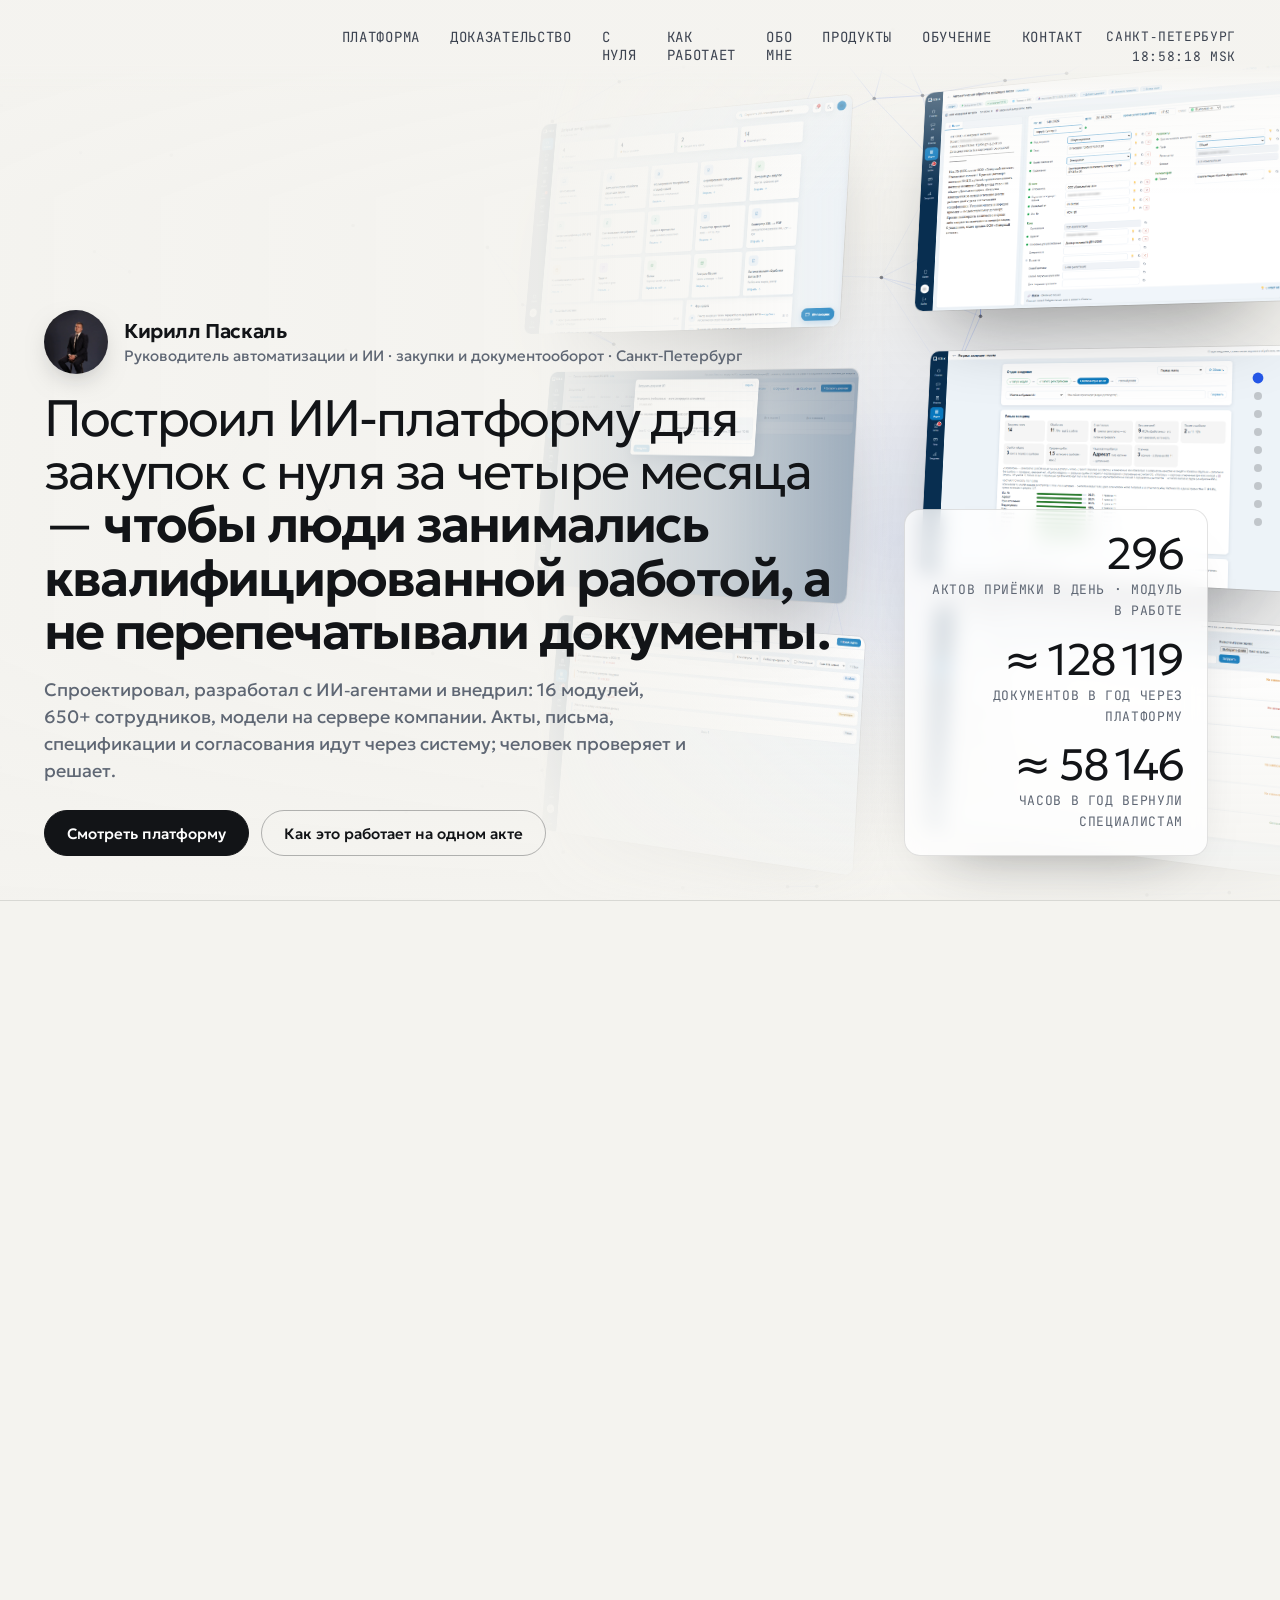
<file: modules.html>
<!doctype html><html lang="ru"><head><meta charset="utf-8"><meta http-equiv="refresh" content="0; url=index.html#modules"><link rel="canonical" href="https://zakrasava.github.io/kirill-portfolio/"><title>Переезд</title></head><body><a href="index.html#modules">Страница переехала</a></body></html>
</file>
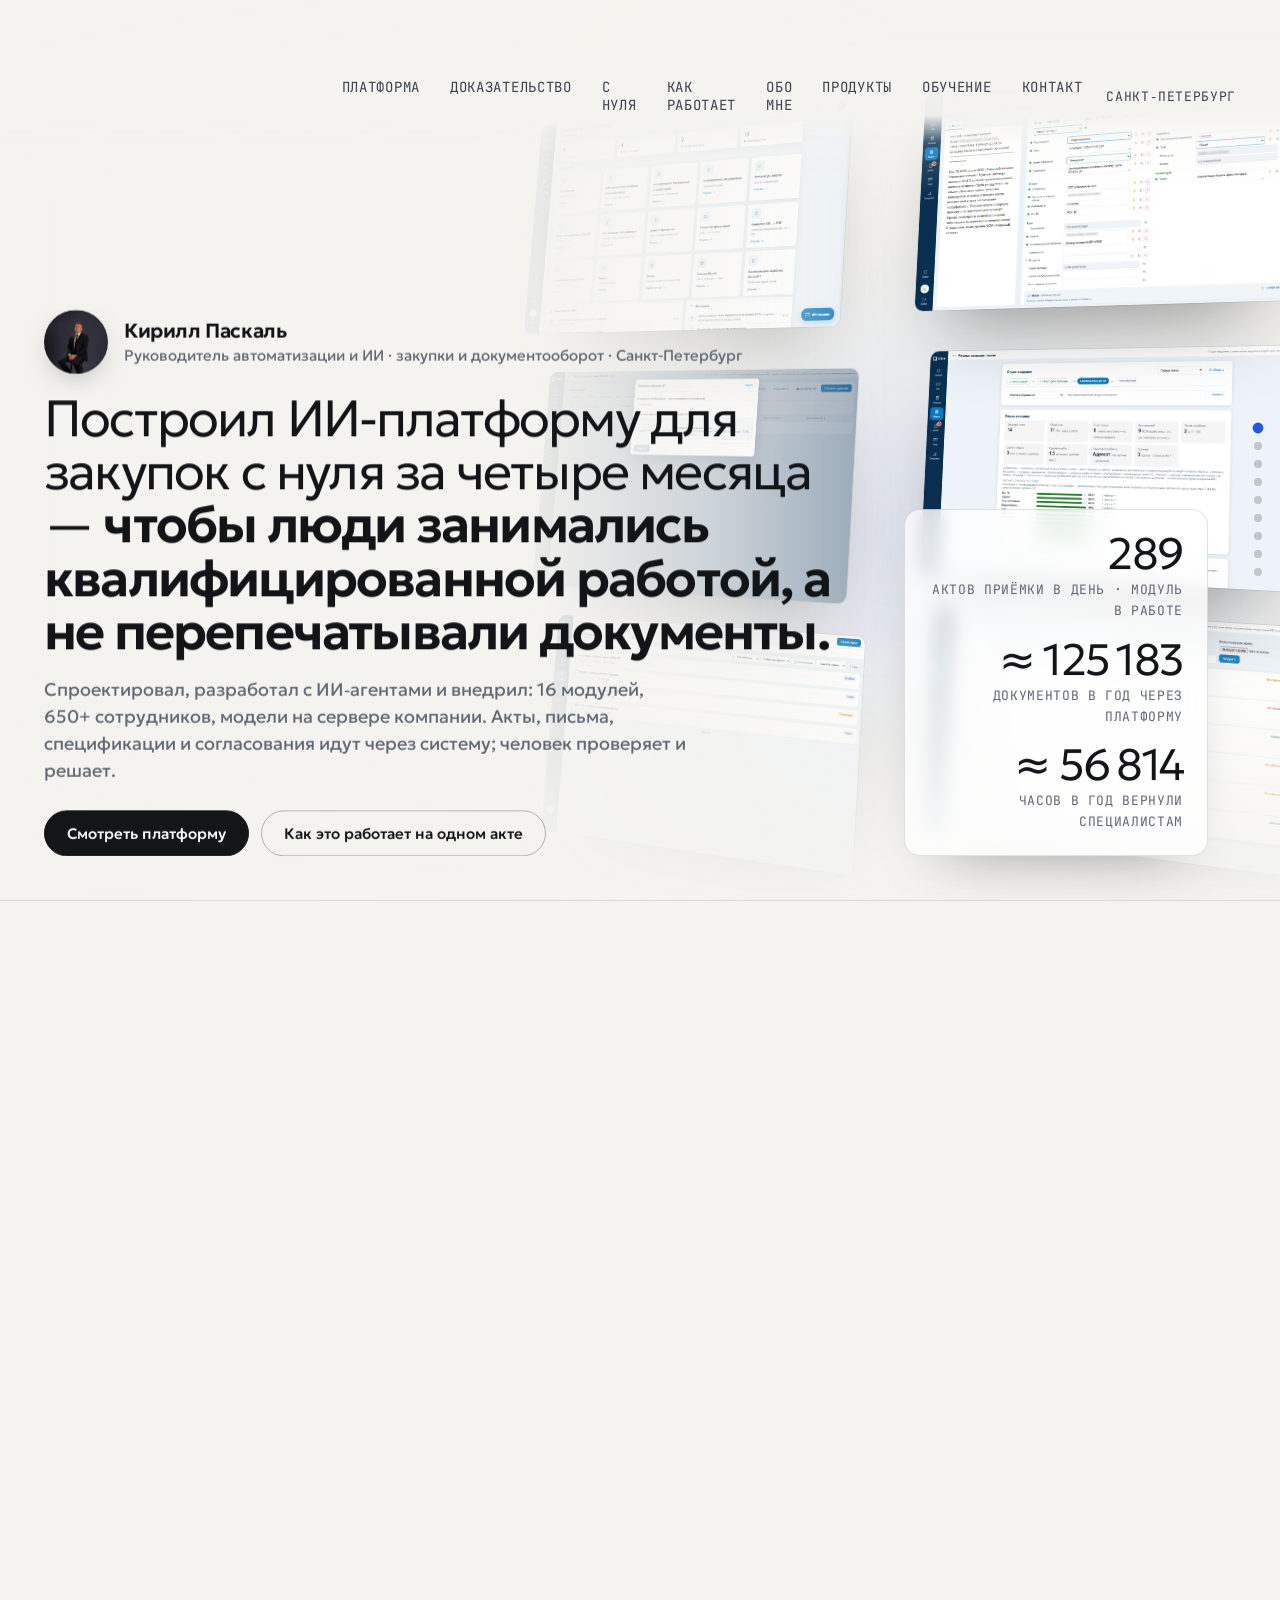
<file: resume.html>
<!doctype html><html lang="ru"><head><meta charset="utf-8"><meta http-equiv="refresh" content="0; url=index.html#about"><link rel="canonical" href="https://zakrasava.github.io/kirill-portfolio/"><title>Переезд</title></head><body><a href="index.html#about">Страница переехала</a></body></html>
</file>
